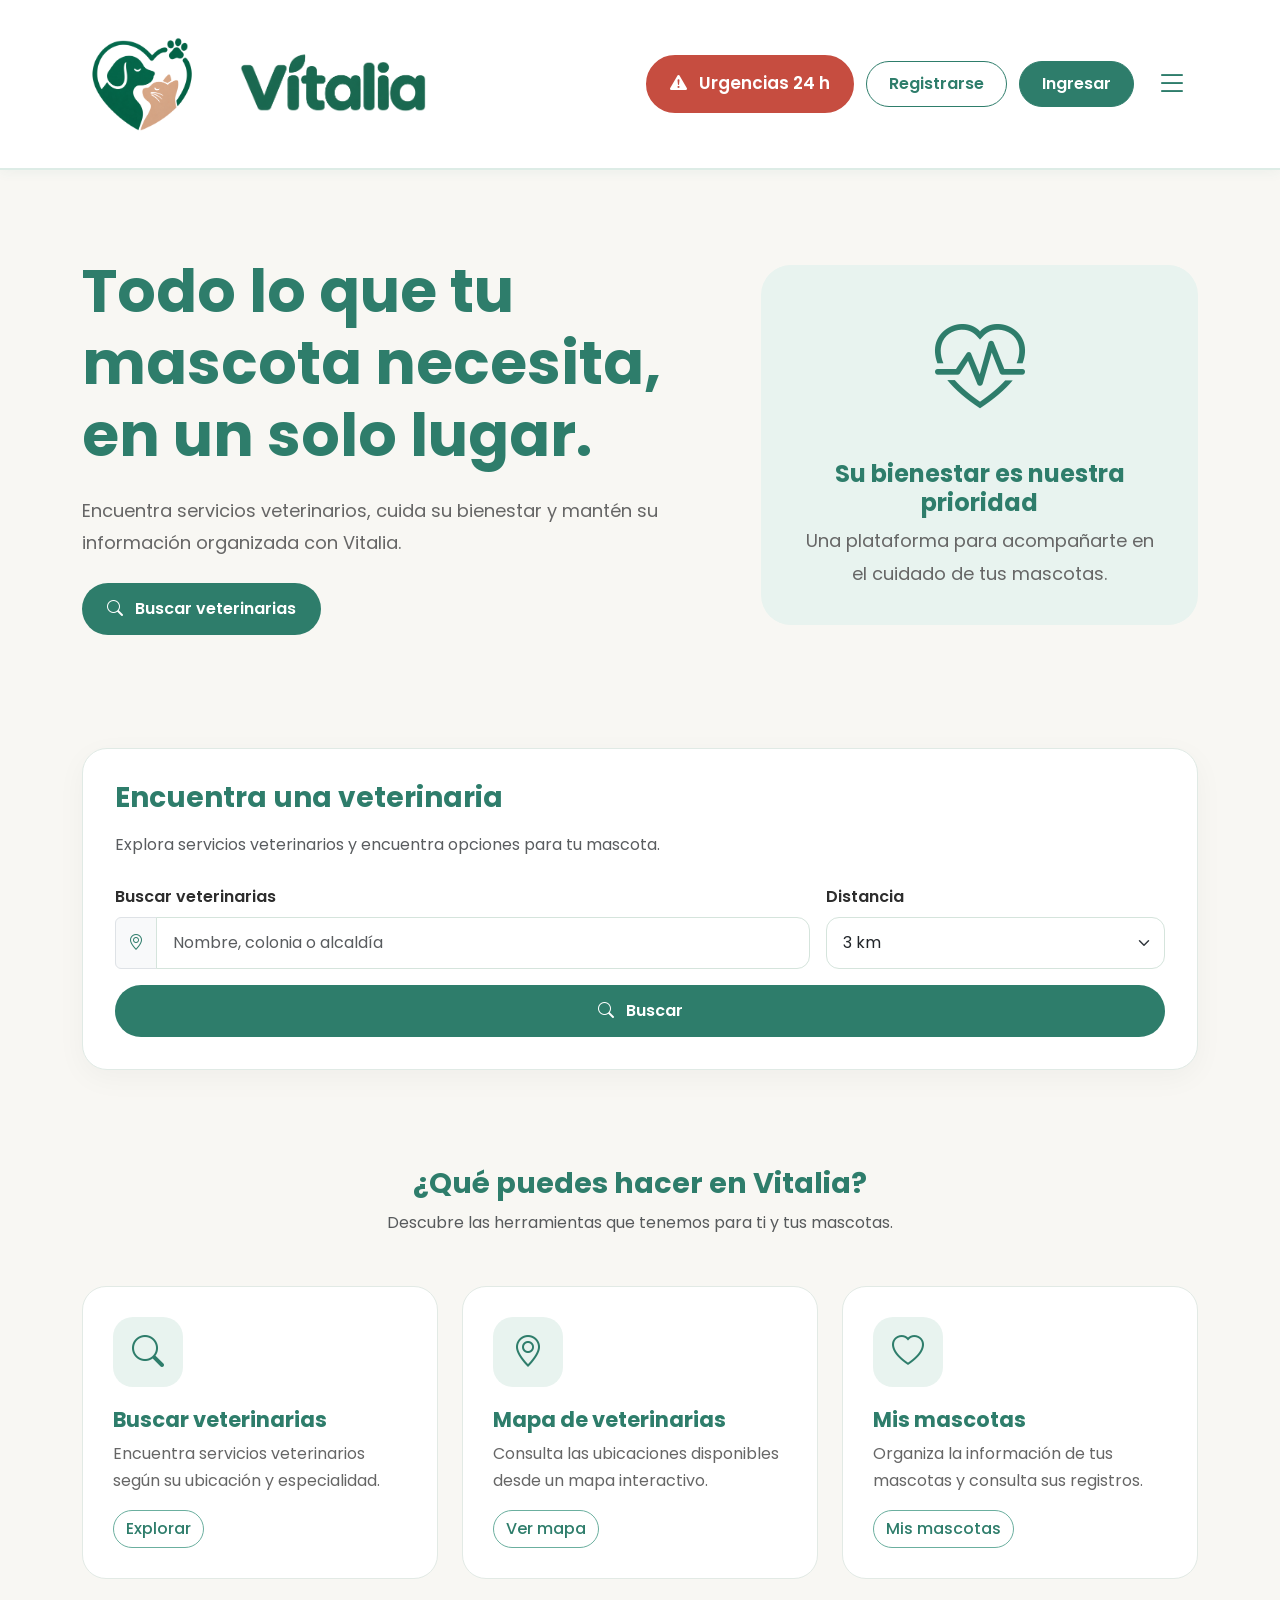
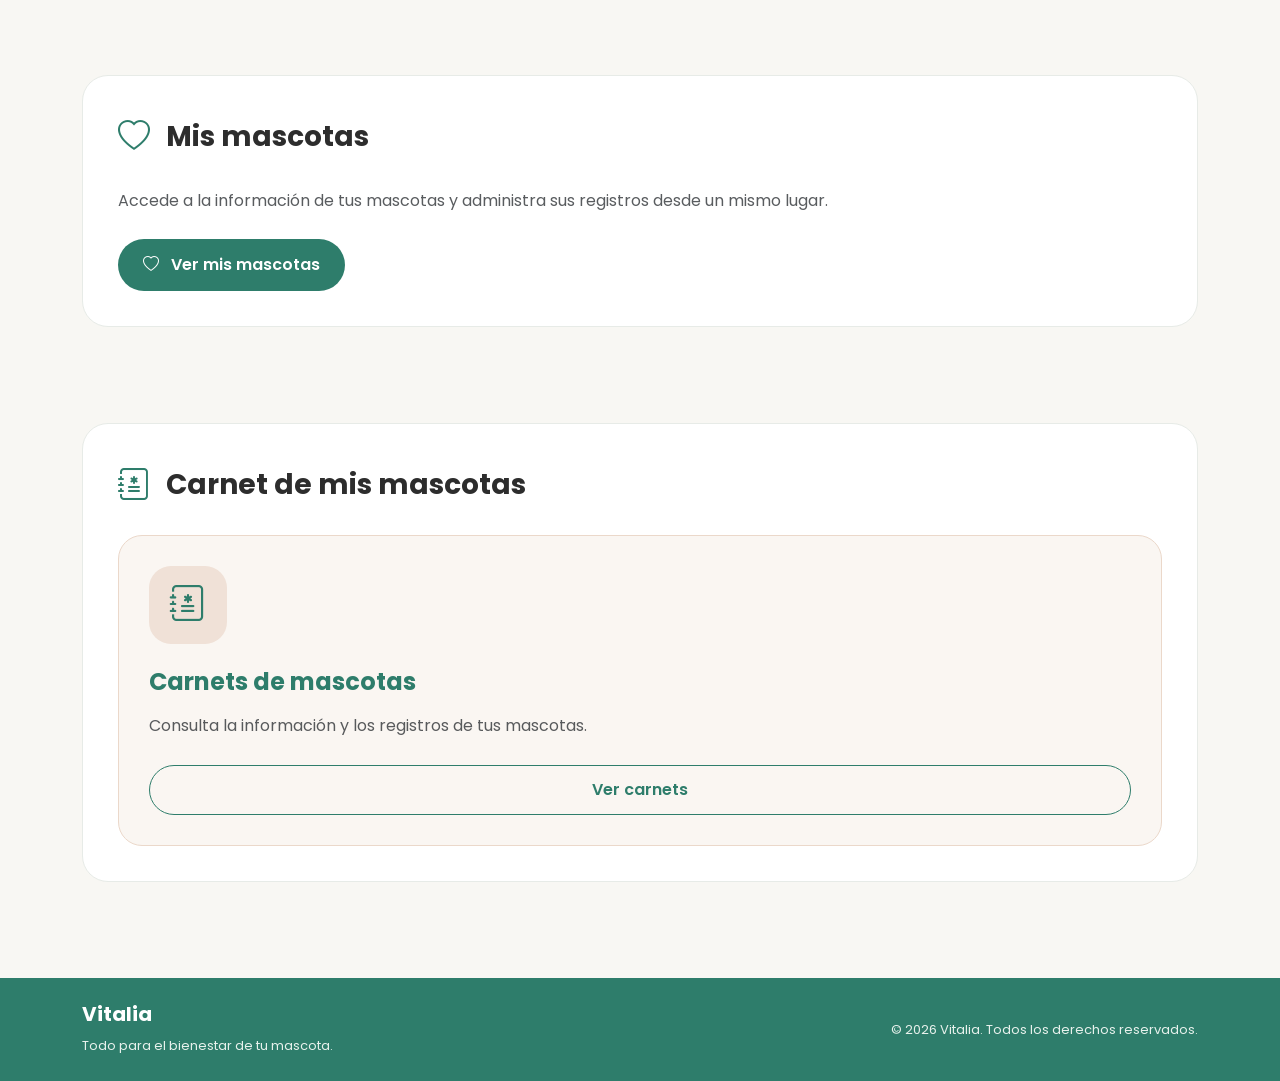
<file: frontend/index.html>
<!DOCTYPE html>
<html lang="es">

<head>
    <meta charset="UTF-8">
    <meta name="viewport"
          content="width=device-width, initial-scale=1.0">

    <title>Vitalia | Inicio</title>

    <!-- BOOTSTRAP -->
    <link
        href="https://cdn.jsdelivr.net/npm/bootstrap@5.3.3/dist/css/bootstrap.min.css"
        rel="stylesheet">

    <!-- BOOTSTRAP ICONS -->
    <link
        href="https://cdn.jsdelivr.net/npm/bootstrap-icons@1.11.3/font/bootstrap-icons.min.css"
        rel="stylesheet">

    <!-- POPPINS -->
    <link
        href="https://fonts.googleapis.com/css2?family=Poppins:wght@400;500;600;700&display=swap"
        rel="stylesheet">

    <!-- ESTILOS -->
    <link rel="stylesheet" href="css/styles.css">

    <style>
        :root {
            --verde: #2E7D6B;
            --menta: #6BAF9F;
            --crema: #F8F7F3;
            --beige: #D9B59F;
            --texto: #2D2D2D;
        }

        body {
            font-family: 'Poppins', sans-serif;
            background: var(--crema);
            color: var(--texto);
        }

        .auth-invitado[hidden],
        .auth-usuario[hidden] {
            display: none !important;
        }

        .navbar-vitalia {
            background: white;
            border-bottom: 1px solid #E2EBE6;
        }

        .acciones-navbar {
            display: flex;
            align-items: center;
            justify-content: flex-end;
            gap: 12px;
            flex-wrap: wrap;
        }

        .btn-vitalia {
            border-radius: 50px;
            padding: 10px 22px;
            font-weight: 600;
        }

        .btn-ingresar {
            background: var(--verde);
            color: white;
            border: 1px solid var(--verde);
        }

        .btn-ingresar:hover {
            background: #246656;
            color: white;
        }

        .btn-registrarse,
        .btn-cerrar-sesion {
            background: white;
            color: var(--verde);
            border: 1.5px solid var(--verde);
        }

        .btn-registrarse:hover,
        .btn-cerrar-sesion:hover {
            background: var(--verde);
            color: white;
        }

        .btn-menu-vitalia {
            color: var(--verde);
            padding: 5px 10px;
            flex-shrink: 0;
        }

        .btn-menu-vitalia:hover {
            color: #246656;
        }

        .hero-vitalia {
            padding: 85px 0 65px;
        }

        .hero-vitalia h1 {
            color: var(--verde);
            font-size: clamp(36px, 5vw, 60px);
            font-weight: 700;
            line-height: 1.2;
        }

        .hero-vitalia p {
            color: #666;
            font-size: 18px;
            line-height: 1.8;
        }

        .hero-ilustracion {
            background: #E8F3EF;
            border-radius: 30px;
            min-height: 300px;
            display: flex;
            flex-direction: column;
            align-items: center;
            justify-content: center;
            color: var(--verde);
            text-align: center;
            padding: 35px;
        }

        .hero-ilustracion i {
            font-size: 90px;
        }

        .buscador-home {
            background: white;
            padding: 32px;
            border: 1px solid #E0EAE5;
            border-radius: 25px;
            box-shadow: 0 8px 30px rgba(0,0,0,.04);
        }

        .buscador-home h2 {
            color: var(--verde);
            font-weight: 700;
        }

        .buscador-home label {
            font-weight: 600;
        }

        .buscador-home .form-control,
        .buscador-home .form-select {
            padding: 13px 16px;
            border-radius: 13px;
            border-color: #D5E4DC;
        }

        .btn-buscar-vitalia {
            background: var(--verde);
            color: white;
            border: none;
            border-radius: 50px;
            padding: 14px 25px;
            font-weight: 600;
        }

        .btn-buscar-vitalia:hover {
            background: #246656;
            color: white;
        }

        .titulo-seccion {
            color: var(--verde);
            font-weight: 700;
        }

        .tarjeta-vitalia {
            background: white;
            border: 1px solid #E2EAE5;
            border-radius: 24px;
            padding: 30px;
            height: 100%;
            transition: transform .2s ease;
        }

        .tarjeta-vitalia:hover {
            transform: translateY(-3px);
        }

        .icono-servicio {
            width: 70px;
            height: 70px;
            background: #E8F3EF;
            color: var(--verde);
            border-radius: 20px;
            display: flex;
            align-items: center;
            justify-content: center;
            font-size: 32px;
            margin-bottom: 20px;
        }

        .tarjeta-vitalia h3 {
            color: var(--verde);
            font-size: 21px;
            font-weight: 700;
        }

        .tarjeta-vitalia p {
            color: #666;
            line-height: 1.7;
        }

        .panel-mascotas {
            background: white;
            border-radius: 26px;
            padding: 35px;
            border: 1px solid #E7EBE7;
        }

        .tarjeta-carnet {
            background: #FAF6F2;
            border: 1px solid #EBD8CA;
            border-radius: 24px;
            padding: 30px;
        }

        .icono-carnet {
            background: #F0E1D7;
            color: var(--verde);
            width: 78px;
            height: 78px;
            border-radius: 22px;
            display: flex;
            align-items: center;
            justify-content: center;
            font-size: 36px;
        }

        .tarjeta-carnet h3 {
            color: var(--verde);
            font-weight: 700;
        }

        .btn-carnet {
            border: 1.5px solid var(--verde);
            color: var(--verde);
            border-radius: 50px;
            font-weight: 600;
            padding: 12px 20px;
        }

        .btn-carnet:hover {
            background: var(--verde);
            color: white;
        }

        .menu-vitalia .menu-enlace {
            display: flex;
            align-items: center;
            gap: 14px;
            padding: 13px 16px;
            color: var(--texto);
            text-decoration: none;
            border-radius: 12px;
            font-weight: 500;
        }

        .menu-vitalia .menu-enlace:hover {
            background: #E8F3EF;
            color: var(--verde);
        }

        .menu-vitalia .menu-enlace.active {
            color: var(--verde);
        }

        .menu-vitalia .menu-enlace.active .menu-texto {
            text-decoration: underline;
            text-underline-offset: 6px;
            text-decoration-thickness: 2px;
        }

        footer {
            background: var(--verde);
            color: white;
        }

        footer p {
            color: #E7F1EC;
        }

        @media (max-width: 768px) {

            .hero-vitalia {
                padding: 50px 0;
            }

            .acciones-navbar {
                gap: 7px;
            }

            .acciones-navbar .btn-vitalia {
                font-size: 12px;
                padding: 8px 11px;
            }

            .buscador-home,
            .panel-mascotas {
                padding: 22px;
            }

            .hero-ilustracion {
                min-height: 220px;
            }
        }
    </style>

</head>

<body>

    <!-- =====================================
         ENCABEZADO
    ====================================== -->

    <header class="navbar navbar-vitalia sticky-top">

        <div class="container py-3">

            <!-- LOGO -->

            <a href="index.html"
               class="navbar-brand d-flex align-items-center gap-3">

                <img
                    src="assets/img/logo-vitalia.png"
                    alt=""
                    class="logo-vitalia">

                <img
                    src="assets/img/nombre-vitalia.png"
                    alt="Vitalia"
                    class="nombre-vitalia">

            </a>

            <!-- BOTONES DEL ENCABEZADO -->

            <div class="acciones-navbar">

                <!-- URGENCIAS -->

                <a
                    href="buscar.html?urgencias=true"
                    class="btn btn-urgencias btn-vitalia">

                    <i class="bi bi-exclamation-triangle-fill me-2"></i>

                    Urgencias 24 h

                </a>

                <!-- REGISTRO -->

                <a
                    href="registro.html"
                    class="btn btn-registrarse btn-vitalia auth-invitado">

                    Registrarse

                </a>

                <!-- INICIAR SESIÓN -->

                <a
                    href="login.html"
                    class="btn btn-ingresar btn-vitalia auth-invitado">

                    Ingresar

                </a>

                <!-- CERRAR SESIÓN -->

                <button
                    type="button"
                    class="btn btn-cerrar-sesion btn-vitalia auth-usuario"
                    hidden>

                    <i class="bi bi-box-arrow-right me-2"></i>

                    Cerrar sesión

                </button>

                <!-- MENÚ DE HAMBURGUESA -->

                <button
                    class="btn btn-menu-vitalia border-0"
                    type="button"
                    data-bs-toggle="offcanvas"
                    data-bs-target="#menuVitalia"
                    aria-controls="menuVitalia"
                    aria-label="Abrir menú">

                    <i class="bi bi-list fs-2"></i>

                </button>

            </div>

        </div>

    </header>

    <!-- =====================================
         MENÚ LATERAL
    ====================================== -->

    <div
        class="offcanvas offcanvas-end"
        tabindex="-1"
        id="menuVitalia"
        aria-labelledby="tituloMenu">

        <div class="offcanvas-header">

            <h5 id="tituloMenu"
                class="offcanvas-title fw-bold">

                Menú Vitalia

            </h5>

            <button
                type="button"
                class="btn-close"
                data-bs-dismiss="offcanvas"
                aria-label="Cerrar menú">

            </button>

        </div>

        <div class="offcanvas-body">

            <nav class="nav flex-column menu-vitalia">

                <!-- INICIO -->

                <a href="index.html" class="menu-enlace">

                    <i class="bi bi-house-door"></i>

                    <span class="menu-texto">
                        Inicio
                    </span>

                </a>

                <!-- BUSCAR VETERINARIAS -->

                <a href="buscar.html" class="menu-enlace">

                    <i class="bi bi-search"></i>

                    <span class="menu-texto">
                        Buscar veterinarias
                    </span>

                </a>

                <!-- RESEÑAS -->

                <a href="servicios-resenas-fotografias.html"
                   class="menu-enlace">

                    <i class="bi bi-star"></i>

                    <span class="menu-texto">
                        Reseñas
                    </span>

                </a>

                <!-- COMUNIDAD -->

                <a href="comunidad.html" class="menu-enlace">

                    <i class="bi bi-people"></i>

                    <span class="menu-texto">
                        Comunidad
                    </span>

                </a>

                <!-- PARA NEGOCIOS -->

                <a href="negocios.html" class="menu-enlace">

                    <i class="bi bi-shop"></i>

                    <span class="menu-texto">
                        Para negocios
                    </span>

                </a>

                <hr>

                <!-- MI PERFIL -->

                <a href="mi-perfil.html" class="menu-enlace">

                    <i class="bi bi-person-circle"></i>

                    <span class="menu-texto">
                        Mi perfil
                    </span>

                </a>

                <!-- MIS MASCOTAS -->

                <a href="mis-mascotas.html" class="menu-enlace">

                    <i class="bi bi-heart"></i>

                    <span class="menu-texto">
                        Mis mascotas
                    </span>

                </a>

            </nav>

        </div>

    </div>

    <!-- =====================================
         CONTENIDO PRINCIPAL
    ====================================== -->

    <main>

        <!-- =====================================
             HERO
        ====================================== -->

        <section class="hero-vitalia">

            <div class="container">

                <div class="row align-items-center g-5">

                    <div class="col-lg-7">

                        <h1 class="mb-4">

                            Todo lo que tu mascota
                            necesita, en un solo lugar.

                        </h1>

                        <p class="mb-4">

                            Encuentra servicios veterinarios,
                            cuida su bienestar y mantén
                            su información organizada
                            con Vitalia.

                        </p>

                        <a href="buscar.html"
                           class="btn btn-buscar-vitalia">

                            <i class="bi bi-search me-2"></i>

                            Buscar veterinarias

                        </a>

                    </div>

                    <div class="col-lg-5">

                        <div class="hero-ilustracion">

                            <i class="bi bi-heart-pulse"></i>

                            <h2 class="h4 fw-bold mt-3">

                                Su bienestar es nuestra prioridad

                            </h2>

                            <p class="mb-0">

                                Una plataforma para acompañarte
                                en el cuidado de tus mascotas.

                            </p>

                        </div>

                    </div>

                </div>

            </div>

        </section>

        <!-- =====================================
             BUSCADOR
        ====================================== -->

        <section class="py-5">

            <div class="container">

                <div class="buscador-home">

                    <h2 class="h3 mb-3">

                        Encuentra una veterinaria

                    </h2>

                    <p class="text-muted mb-4">

                        Explora servicios veterinarios
                        y encuentra opciones para tu mascota.

                    </p>

                    <form
                        id="formBuscarHome"
                        action="buscar.html"
                        method="GET">

                        <div class="row g-3">

                            <!-- UBICACIÓN -->

                            <div class="col-lg-8">

                                <label
                                    for="ubicacionHome"
                                    class="form-label">

                                    Buscar veterinarias

                                </label>

                                <div class="input-group">

                                    <span class="input-group-text">

                                        <i class="bi bi-geo-alt"></i>

                                    </span>

                                    <input
                                        type="text"
                                        class="form-control"
                                        id="ubicacionHome"
                                        name="ubicacion"
                                        placeholder="Nombre, colonia o alcaldía">

                                </div>

                            </div>

                            <!-- DISTANCIA -->

                            <div class="col-lg-4">

                                <label
                                    for="radioHome"
                                    class="form-label">

                                    Distancia

                                </label>

                                <select
                                    id="radioHome"
                                    name="radio"
                                    class="form-select">

                                    <option value="3" selected>3 km</option>
                        <option value="5">
                                        5 km
                                    </option>

                                    <option value="10">
                                        10 km
                                    </option>

                                    <option value="20">
                                        20 km
                                    </option>

                                    <option value="50">
                                        50 km
                                    </option>

                                </select>

                            </div>

                            <!-- BOTÓN BUSCAR -->

                            <div class="col-12">

                                <button
                                    type="submit"
                                    class="btn btn-buscar-vitalia w-100">

                                    <i class="bi bi-search me-2"></i>

                                    Buscar

                                </button>

                            </div>

                        </div>

                    </form>

                </div>

            </div>

        </section>

        <!-- =====================================
             SERVICIOS
        ====================================== -->

        <section class="py-5">

            <div class="container">

                <div class="text-center mb-5">

                    <h2 class="titulo-seccion">

                        ¿Qué puedes hacer en Vitalia?

                    </h2>

                    <p class="text-muted">

                        Descubre las herramientas que tenemos
                        para ti y tus mascotas.

                    </p>

                </div>

                <div class="row g-4">

                    <!-- BUSCAR VETERINARIAS -->

                    <div class="col-md-4">

                        <div class="tarjeta-vitalia">

                            <div class="icono-servicio">

                                <i class="bi bi-search"></i>

                            </div>

                            <h3>

                                Buscar veterinarias

                            </h3>

                            <p>

                                Encuentra servicios veterinarios
                                según su ubicación y especialidad.

                            </p>

                            <a href="buscar.html"
                               class="btn btn-outline-success rounded-pill">

                                Explorar

                            </a>

                        </div>

                    </div>

                    <!-- MAPA -->

                    <div class="col-md-4">

                        <div class="tarjeta-vitalia">

                            <div class="icono-servicio">

                                <i class="bi bi-geo-alt"></i>

                            </div>

                            <h3>

                                Mapa de veterinarias

                            </h3>

                            <p>

                                Consulta las ubicaciones
                                disponibles desde un mapa
                                interactivo.

                            </p>

                            <a href="mapa.html"
                               class="btn btn-outline-success rounded-pill">

                                Ver mapa

                            </a>

                        </div>

                    </div>

                    <!-- MIS MASCOTAS -->

                    <div class="col-md-4">

                        <div class="tarjeta-vitalia">

                            <div class="icono-servicio">

                                <i class="bi bi-heart"></i>

                            </div>

                            <h3>

                                Mis mascotas

                            </h3>

                            <p>

                                Organiza la información
                                de tus mascotas y consulta
                                sus registros.

                            </p>

                            <a href="mis-mascotas.html"
                               class="btn btn-outline-success rounded-pill">

                                Mis mascotas

                            </a>

                        </div>

                    </div>

                </div>

            </div>

        </section>

        <!-- =====================================
             MIS MASCOTAS
        ====================================== -->

        <section class="py-5">

            <div class="container">

                <div class="panel-mascotas">

                    <div class="d-flex align-items-center gap-3 mb-4">

                        <i class="bi bi-heart fs-2"
                           style="color:#2E7D6B;"></i>

                        <h2 class="h3 fw-bold mb-0">

                            Mis mascotas

                        </h2>

                    </div>

                    <p class="text-muted mb-4">

                        Accede a la información de tus mascotas
                        y administra sus registros desde
                        un mismo lugar.

                    </p>

                    <a href="mis-mascotas.html"
                       class="btn btn-buscar-vitalia">

                        <i class="bi bi-heart me-2"></i>

                        Ver mis mascotas

                    </a>

                </div>

            </div>

        </section>

        <!-- =====================================
             CARNET DE MIS MASCOTAS
        ====================================== -->

        <section class="py-5">

            <div class="container">

                <div class="panel-mascotas">

                    <div class="d-flex align-items-center gap-3 mb-4">

                        <i class="bi bi-journal-medical fs-2"
                           style="color:#2E7D6B;"></i>

                        <h2 class="h3 fw-bold mb-0">

                            Carnet de mis mascotas

                        </h2>

                    </div>

                    <div class="tarjeta-carnet">

                        <div class="icono-carnet mb-4">

                            <i class="bi bi-journal-medical"></i>

                        </div>

                        <h3 class="h4 mb-3">

                            Carnets de mascotas

                        </h3>

                        <p class="text-muted mb-4">

                            Consulta la información y los
                            registros de tus mascotas.

                        </p>

                        <a href="mis-mascotas.html"
                           class="btn btn-carnet w-100">

                            Ver carnets

                        </a>

                    </div>

                </div>

            </div>

        </section>

    </main>

    <!-- =====================================
         FOOTER
    ====================================== -->

    <footer class="py-4 mt-5">

        <div class="container">

            <div class="row align-items-center g-3">

                <div class="col-md-6">

                    <h3 class="h5 fw-bold">

                        Vitalia

                    </h3>

                    <p class="mb-0">

                        Todo para el bienestar de tu mascota.

                    </p>

                </div>

                <div class="col-md-6 text-md-end">

                    <p class="mb-0">

                        &copy; 2026 Vitalia.
                        Todos los derechos reservados.

                    </p>

                </div>

            </div>

        </div>

    </footer>

    <!-- =====================================
         JAVASCRIPT
    ====================================== -->

    <!-- BOOTSTRAP -->

    <script src="https://cdn.jsdelivr.net/npm/bootstrap@5.3.3/dist/js/bootstrap.bundle.min.js"></script>

    <!-- FUNCIONES DEL HOME -->

    <script src="js/home.js"></script>

    <!-- MENÚ DE HAMBURGUESA -->

    <script src="js/menu.js"></script>

    <!-- AUTENTICACIÓN -->

    <script src="js/auth.js"></script>

</body>

</html>
</file>
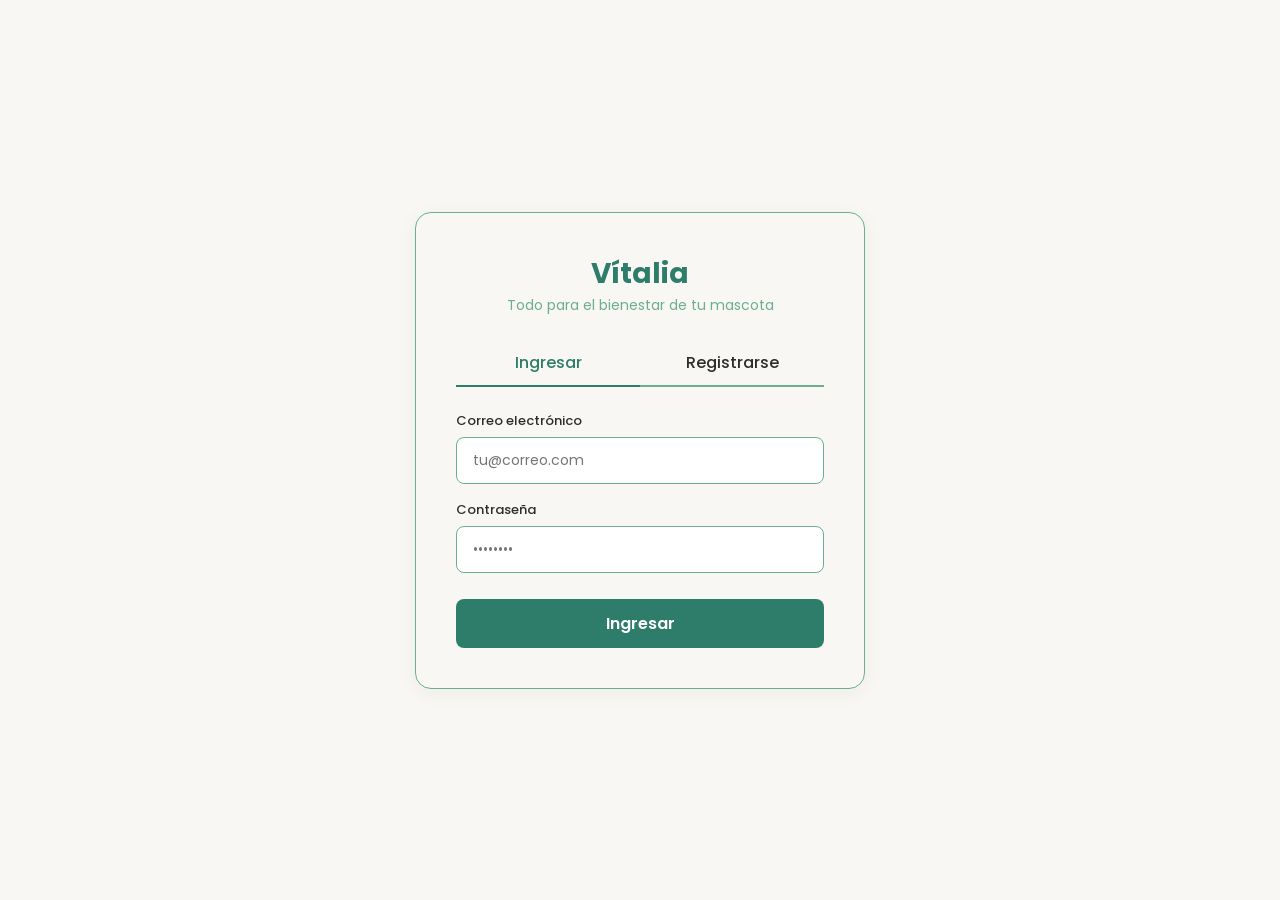
<file: login.html>
<!DOCTYPE html>
<html lang="es">
<head>
    <meta charset="UTF-8">
    <meta name="viewport" content="width=device-width, initial-scale=1.0">
    <title>Vítalia - Ingresar y Registrarse</title>
    <link href="https://fonts.googleapis.com/css2?family=Poppins:wght@300;400;500;600;700&display=swap" rel="stylesheet">
    <style>
        * {
            margin: 0;
            padding: 0;
            box-sizing: border-box;
            font-family: 'Poppins', sans-serif;
        }
        body {
            background-color: #F8F7F3;
            color: #2D2D2D;
            display: flex;
            justify-content: center;
            align-items: center;
            min-height: 100vh;
        }
        .container {
            background: #F8F7F3;
            padding: 40px;
            border-radius: 16px;
            border: 1px solid #6BAF8F;
            box-shadow: 0 4px 20px rgba(45, 45, 45, 0.05);
            width: 100%;
            max-width: 450px;
        }
        .logo-area {
            text-align: center;
            margin-bottom: 24px;
        }
        .logo-area h1 {
            color: #2E7D6B;
            font-size: 28px;
            font-weight: 700;
        }
        .logo-area p {
            color: #6BAF8F;
            font-size: 14px;
        }
        .tabs {
            display: flex;
            margin-bottom: 24px;
            border-bottom: 2px solid #6BAF8F;
        }
        .tab {
            flex: 1;
            text-align: center;
            padding: 10px;
            cursor: pointer;
            font-weight: 500;
            color: #2D2D2D;
            transition: 0.3s;
        }
        .tab.active {
            color: #2E7D6B;
            border-bottom: 2px solid #2E7D6B;
            margin-bottom: -2px;
        }
        .form-group {
            margin-bottom: 16px;
        }
        .form-group label {
            display: block;
            font-size: 13px;
            margin-bottom: 6px;
            font-weight: 500;
            color: #2D2D2D;
        }
        .form-group input, .form-group select {
            width: 100%;
            padding: 12px 16px;
            background-color: #FFFFFF;
            border: 1px solid #6BAF8F;
            border-radius: 8px;
            font-size: 14px;
            outline: none;
            color: #2D2D2D;
            transition: 0.3s;
        }
        .form-group input:focus, .form-group select:focus {
            border-color: #2E7D6B;
            box-shadow: 0 0 0 3px rgba(107, 175, 143, 0.2);
        }
        .btn {
            width: 100%;
            padding: 12px;
            background-color: #2E7D6B;
            color: #FFFFFF;
            border: none;
            border-radius: 8px;
            font-size: 16px;
            font-weight: 600;
            cursor: pointer;
            transition: 0.3s;
            margin-top: 10px;
        }
        .btn:hover {
            background-color: #6BAF8F;
            color: #2D2D2D;
        }
        .btn-accent {
            background-color: #D9859F;
            color: #FFFFFF;
        }
        .btn-accent:hover {
            background-color: #2E7D6B;
        }
        .form-section {
            display: none;
        }
        .form-section.active {
            display: block;
        }
        .alert-error {
            background-color: #F8F7F3;
            border: 1px solid #D9859F;
            color: #2D2D2D;
            padding: 10px;
            border-radius: 6px;
            font-size: 12px;
            margin-bottom: 15px;
            display: none;
        }
        .helper-text {
            font-size: 11px;
            color: #2D2D2D;
            opacity: 0.8;
            margin-top: 4px;
        }
    </style>
</head>
<body>

    <div class="container">
        <div class="logo-area">
            <h1>Vítalia</h1>
            <p>Todo para el bienestar de tu mascota</p>
        </div>

        <div class="tabs">
            <div class="tab active" onclick="switchTab('login')">Ingresar</div>
            <div class="tab" onclick="switchTab('register')">Registrarse</div>
        </div>

        <!-- 1. INICIAR SESIÓN (POST /auth/login) -->
        <div id="login-section" class="form-section active">
            <div id="login-error" class="alert-error"></div>
            <form id="form-login" onsubmit="handleLogin(event)">
                <div class="form-group">
                    <label>Correo electrónico</label>
                    <input type="email" id="login-email" placeholder="tu@correo.com" required>
                </div>
                <div class="form-group">
                    <label>Contraseña</label>
                    <input type="password" id="login-password" placeholder="••••••••" required>
                </div>
                <button type="submit" id="btn-login" class="btn">Ingresar</button>
            </form>
        </div>

        <!-- 2. REGISTRARSE (POST /auth/registro) -->
        <div id="register-section" class="form-section">
            <div id="register-error" class="alert-error"></div>
            <form id="form-register" onsubmit="handleRegister(event)">
                <div class="form-group">
                    <label>Nombre completo o de la Clínica</label>
                    <input type="text" id="reg-name" placeholder="Tu nombre" required>
                </div>
                <div class="form-group">
                    <label>Tipo de Usuario (Rol)</label>
                    <select id="reg-role" required>
                        <option value="" disabled selected>Selecciona tu rol</option>
                        <option value="dueno">Dueño de mascota</option>
                        <option value="clinica">Clínica veterinaria</option>
                    </select>
                </div>
                <div class="form-group">
                    <label>Correo electrónico</label>
                    <input type="email" id="reg-email" placeholder="tu@correo.com" required>
                </div>
                <div class="form-group">
                    <label>Contraseña</label>
                    <input type="password" id="reg-password" placeholder="••••••••" required>
                    <div class="helper-text">Mínimo 6 caracteres, una mayúscula y un número.</div>
                </div>
                <button type="submit" id="btn-register" class="btn btn-accent">Registrarse</button>
            </form>
        </div>
    </div>

    <script>
        function switchTab(tabName) {
            const loginSection = document.getElementById('login-section');
            const registerSection = document.getElementById('register-section');
            const tabs = document.querySelectorAll('.tab');

            tabs.forEach(t => t.classList.remove('active'));
            document.querySelectorAll('.alert-error').forEach(e => e.style.display = 'none');

            if (tabName === 'login') {
                loginSection.classList.add('active');
                registerSection.classList.remove('active');
                tabs[0].classList.add('active');
            } else {
                registerSection.classList.add('active');
                loginSection.classList.remove('active');
                tabs[1].classList.add('active');
            }
        }

        async function handleLogin(event) {
            event.preventDefault();
            const email = document.getElementById('login-email').value;
            const password = document.getElementById('login-password').value;
            const errorBox = document.getElementById('login-error');
            const btn = document.getElementById('btn-login');

            errorBox.style.display = 'none';
            btn.innerText = 'Validando...';
            btn.disabled = true;

            try {
                await new Promise(resolve => setTimeout(resolve, 1000));
                
                const mockResponse = {
                    success: true,
                    token: "eyJhbGciOiJIUzI1NiIsIn...", 
                    role: email.includes("clinica") ? "clinica" : "dueno"
                };

                localStorage.setItem('token', mockResponse.token);
                localStorage.setItem('userRole', mockResponse.role);

                if (mockResponse.role === 'dueno') {
                    window.location.href = 'carnet.html';
                } else {
                    alert('Bienvenido módulo Clínica. Redirigiendo a panel de veterinaria...');
                }

            } catch (error) {
                errorBox.innerText = 'Credenciales incorrectas o error de conexión con el servidor.';
                errorBox.style.display = 'block';
                btn.innerText = 'Ingresar';
                btn.disabled = false;
            }
        }

        async function handleRegister(event) {
            event.preventDefault();
            const name = document.getElementById('reg-name').value;
            const role = document.getElementById('reg-role').value;
            const email = document.getElementById('reg-email').value;
            const password = document.getElementById('reg-password').value;
            const errorBox = document.getElementById('register-error');
            const btn = document.getElementById('btn-register');

            errorBox.style.display = 'none';

            const passwordRegex = /^(?=.*[A-Z])(?=.*\d).{6,}$/;
            if (!passwordRegex.test(password)) {
                errorBox.innerText = 'La contraseña debe tener al menos 6 caracteres, una letra mayúscula y un número.';
                errorBox.style.display = 'block';
                return;
            }

            btn.innerText = 'Registrando...';
            btn.disabled = true;

            try {
                await new Promise(resolve => setTimeout(resolve, 1000));

                alert('¡Registro exitoso! Ahora puedes iniciar sesión.');
                switchTab('login');
                document.getElementById('form-register').reset();
            } catch (error) {
                errorBox.innerText = 'No se pudo completar el registro. Intenta de nuevo.';
                errorBox.style.display = 'block';
            } finally {
                btn.innerText = 'Registrarse';
                btn.disabled = false;
            }
        }
    </script>
</body>
</html>
</file>
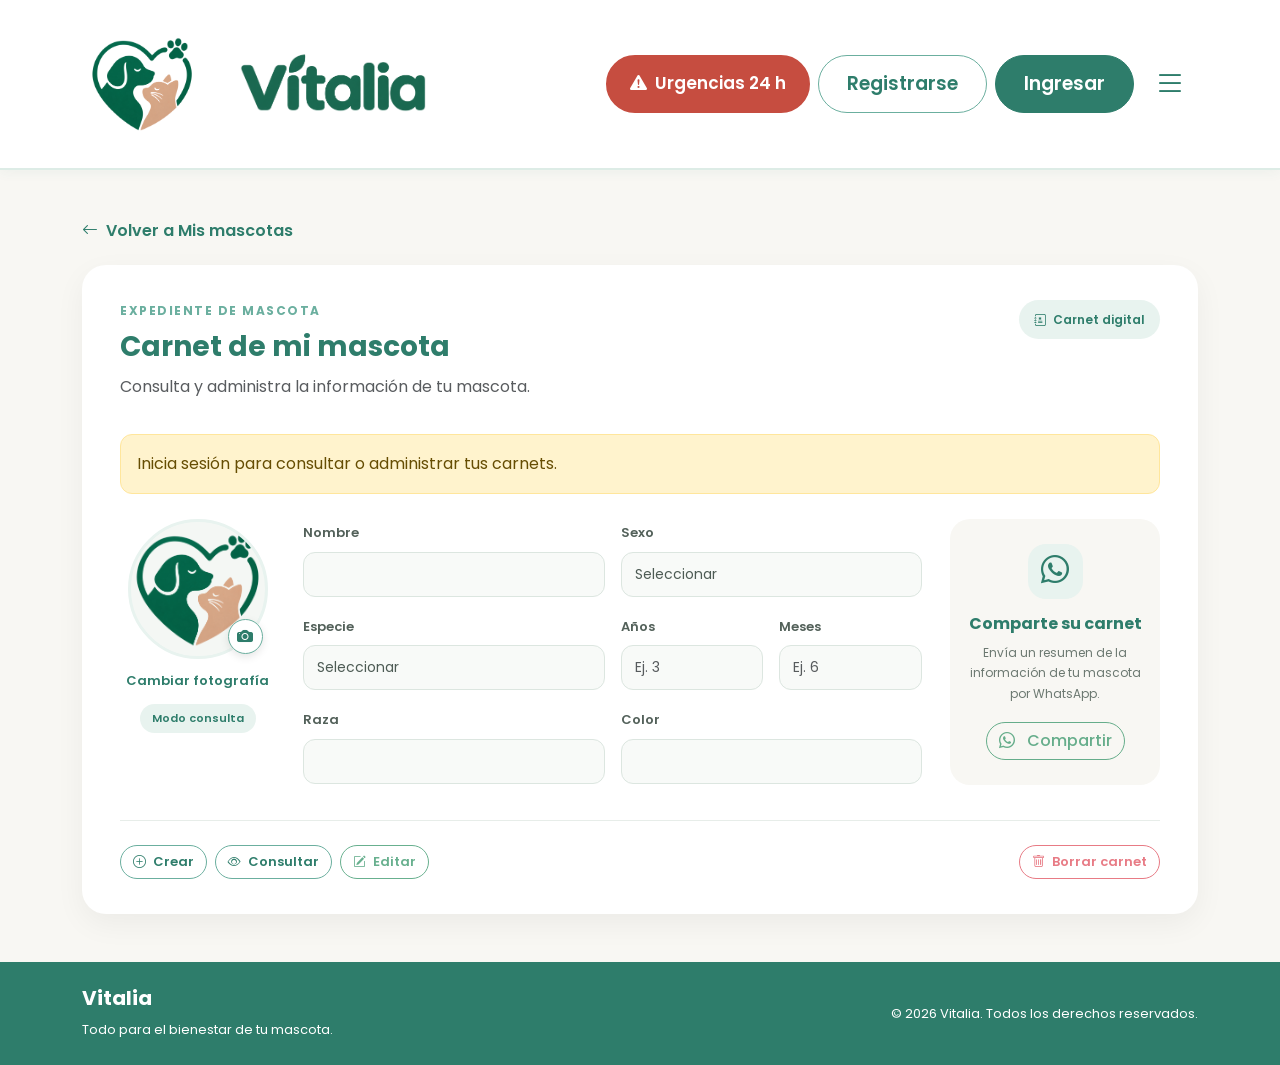
<file: frontend/carnet.html>
<!DOCTYPE html>
<html lang="es">
<head>
    <meta charset="UTF-8">
    <meta name="viewport"
          content="width=device-width, initial-scale=1.0">

    <title>Vitalia | Carnet de mi mascota</title>

    <!-- BOOTSTRAP -->
    <link
        href="https://cdn.jsdelivr.net/npm/bootstrap@5.3.3/dist/css/bootstrap.min.css"
        rel="stylesheet">

    <!-- FUENTE POPPINS -->
    <link
        href="https://fonts.googleapis.com/css2?family=Poppins:wght@400;500;600;700&display=swap"
        rel="stylesheet">

    <!-- ICONOS -->
    <link
        href="https://cdn.jsdelivr.net/npm/bootstrap-icons@1.11.3/font/bootstrap-icons.min.css"
        rel="stylesheet">

    <!-- ESTILOS VITALIA -->
    <link rel="stylesheet" href="css/styles.css">
    <link rel="stylesheet" href="css/carnet.css">
</head>

<body>

    <!-- =====================================
         ENCABEZADO
    ===================================== -->

    <header class="navbar bg-white border-bottom sticky-top">
        <div class="container py-3">

            <a
                class="navbar-brand d-flex align-items-center gap-3"
                href="index.html">

                <img
                    src="assets/img/logo-vitalia.png"
                    alt=""
                    class="logo-vitalia">

                <img
                    src="assets/img/nombre-vitalia.png"
                    alt="Vitalia"
                    class="nombre-vitalia">
            </a>

            <div class="d-flex align-items-center gap-2">

                <!-- URGENCIAS -->
                <a
                    href="buscar.html?urgencias=true"
                    class="btn btn-urgencias rounded-pill">

                    <i class="bi bi-exclamation-triangle-fill me-1"></i>
                    Urgencias 24 h
                </a>

                <!-- REGISTRARSE -->
                <a
                    href="login.html?tab=registro"
                    class="btn btn-outline-success rounded-pill auth-invitado">

                    Registrarse
                </a>

                <!-- INICIAR SESIÓN -->
                <a
                    href="login.html"
                    class="btn btn-success rounded-pill auth-invitado">

                    Ingresar
                </a>

                <!-- CERRAR SESIÓN -->
                <button
                    type="button"
                    class="btn btn-outline-success rounded-pill btn-cerrar-sesion auth-usuario"
                    hidden>

                    <i class="bi bi-box-arrow-right me-1"></i>
                    Cerrar sesión
                </button>

                <!-- MENÚ -->
                <button
                    class="btn border-0"
                    type="button"
                    data-bs-toggle="offcanvas"
                    data-bs-target="#menuVitalia"
                    aria-controls="menuVitalia"
                    aria-label="Abrir menú">

                    <i class="bi bi-list fs-2"></i>
                </button>

            </div>
        </div>
    </header>

    <!-- =====================================
         MENÚ LATERAL
    ===================================== -->

    <div
        class="offcanvas offcanvas-end"
        tabindex="-1"
        id="menuVitalia"
        aria-labelledby="tituloMenu">

        <div class="offcanvas-header">

            <h5
                id="tituloMenu"
                class="offcanvas-title fw-bold">

                Menú Vitalia
            </h5>

            <button
                type="button"
                class="btn-close"
                data-bs-dismiss="offcanvas"
                aria-label="Cerrar menú">
            </button>

        </div>

        <div class="offcanvas-body">

            <nav class="nav flex-column menu-vitalia">

                <!-- INICIO -->
                <a
                    href="index.html"
                    class="menu-enlace">

                    <i class="bi bi-house-door"></i>
                    <span class="menu-texto">Inicio</span>
                </a>

                <!-- BUSCAR VETERINARIAS -->
                <a
                    href="buscar.html"
                    class="menu-enlace">

                    <i class="bi bi-search"></i>
                    <span class="menu-texto">
                        Buscar veterinarias
                    </span>
                </a>

                <!-- COMUNIDAD -->
                <a
                    href="comunidad.html"
                    class="menu-enlace">

                    <i class="bi bi-people"></i>
                    <span class="menu-texto">
                        Comunidad
                    </span>
                </a>

                <!-- NEGOCIOS -->
                <a
                    href="negocios.html"
                    class="menu-enlace">

                    <i class="bi bi-building"></i>
                    <span class="menu-texto">
                        Para negocios
                    </span>
                </a>

                <hr>

                <!-- MI PERFIL -->
                <a
                    href="mi-perfil.html"
                    class="menu-enlace">

                    <i class="bi bi-person-circle"></i>
                    <span class="menu-texto">
                        Mi perfil
                    </span>
                </a>

                <!-- MIS MASCOTAS -->
                <a
                    href="mis-mascotas.html"
                    class="menu-enlace active"
                    aria-current="page">

                    <i class="bi bi-heart"></i>
                    <span class="menu-texto">
                        Mis mascotas
                    </span>
                </a>

            </nav>

        </div>
    </div>

    <!-- =====================================
         CONTENIDO PRINCIPAL
    ===================================== -->

    <main class="container py-5 carnet-main">

        <!-- VOLVER -->
        <a
            href="mis-mascotas.html"
            class="carnet-volver">

            <i class="bi bi-arrow-left me-2"></i>
            Volver a Mis mascotas
        </a>

        <!-- =================================
             TARJETA DEL CARNET
        ================================= -->

        <div class="carnet-card">

            <!-- ENCABEZADO DEL CARNET -->
            <div class="carnet-encabezado">

                <div>

                    <p class="carnet-etiqueta">
                        EXPEDIENTE DE MASCOTA
                    </p>

                    <h1 id="tituloCarnet">
                        Carnet de mi mascota
                    </h1>

                    <p class="text-muted mb-0">
                        Consulta y administra la información
                        de tu mascota.
                    </p>

                </div>

                <span class="carnet-insignia">

                    <i class="bi bi-journal-medical me-1"></i>
                    Carnet digital

                </span>

            </div>

            <!-- MENSAJES -->
            <div
                id="mensajeCarnet"
                class="alert"
                role="status"
                aria-live="polite"
                hidden>
            </div>

            <!-- =================================
                 CONTENIDO DEL CARNET
            ================================= -->

            <div class="carnet-contenido">

                <!-- =================================
                     FOTO DE LA MASCOTA
                ================================= -->

                <div class="carnet-foto-columna">

                    <div class="carnet-foto-contenedor">

                        <img
                            id="fotoMascota"
                            src="assets/img/logo-vitalia.png"
                            alt="Fotografía de la mascota">

                        <label
                            for="inputFotoMascota"
                            class="carnet-cambiar-foto"
                            title="Cambiar fotografía">

                            <i class="bi bi-camera-fill"></i>
                        </label>

                    </div>

                    <input
                        type="file"
                        id="inputFotoMascota"
                        accept="image/*"
                        hidden>

                    <label
                        for="inputFotoMascota"
                        class="carnet-enlace-foto">

                        Cambiar fotografía
                    </label>

                    <span
                        id="estadoCarnet"
                        class="carnet-estado">

                        Modo consulta
                    </span>

                </div>

                <!-- =================================
                     FORMULARIO DEL CARNET
                ================================= -->

                <form
                    id="formCarnet"
                    class="carnet-formulario">

                    <div class="row g-3">

                        <!-- NOMBRE -->
                        <div class="col-md-6">

                            <label
                                for="mascotaNombre"
                                class="form-label">

                                Nombre
                            </label>

                            <input
                                type="text"
                                id="mascotaNombre"
                                class="form-control"
                                maxlength="50"
                                required>

                        </div>

                        <!-- SEXO -->
                        <div class="col-md-6">

                            <label
                                for="mascotaSexo"
                                class="form-label">

                                Sexo
                            </label>

                            <select
                                id="mascotaSexo"
                                class="form-select"
                                required>

                                <option value="">
                                    Seleccionar
                                </option>

                                <option value="hembra">
                                    Hembra
                                </option>

                                <option value="macho">
                                    Macho
                                </option>

                            </select>

                        </div>

                        <!-- ESPECIE -->
                        <div class="col-md-6">

                            <label
                                for="mascotaEspecie"
                                class="form-label">

                                Especie
                            </label>

                            <select
                                id="mascotaEspecie"
                                class="form-select"
                                required>

                                <option value="">
                                    Seleccionar
                                </option>

                                <option value="perro">
                                    Perro
                                </option>

                                <option value="gato">
                                    Gato
                                </option>

                                <option value="ave">
                                    Ave
                                </option>

                                <option value="conejo">
                                    Conejo
                                </option>

                                <option value="reptil">
                                    Reptil
                                </option>

                                <option value="otro">
                                    Otro
                                </option>

                            </select>

                        </div>

                        <!-- EDAD EN AÑOS -->
                        <div class="col-md-3">

                            <label
                                for="mascotaEdadAnios"
                                class="form-label">

                                Años
                            </label>

                            <input
                                type="number"
                                id="mascotaEdadAnios"
                                class="form-control"
                                min="0"
                                max="40"
                                step="1"
                                placeholder="Ej. 3">

                        </div>

                        <!-- EDAD EN MESES -->
                        <div class="col-md-3">

                            <label
                                for="mascotaEdadMeses"
                                class="form-label">

                                Meses
                            </label>

                            <input
                                type="number"
                                id="mascotaEdadMeses"
                                class="form-control"
                                min="0"
                                max="11"
                                step="1"
                                placeholder="Ej. 6">

                        </div>

                        <!-- RAZA -->
                        <div class="col-md-6">

                            <label
                                for="mascotaRaza"
                                class="form-label">

                                Raza
                            </label>

                            <input
                                type="text"
                                id="mascotaRaza"
                                class="form-control"
                                maxlength="60">

                        </div>

                        <!-- COLOR -->
                        <div class="col-md-6">

                            <label
                                for="mascotaColor"
                                class="form-label">

                                Color
                            </label>

                            <input
                                type="text"
                                id="mascotaColor"
                                class="form-control"
                                maxlength="40">

                        </div>

                    </div>

                    <!-- GUARDAR -->
                    <button
                        type="submit"
                        id="btnGuardarCarnet"
                        class="btn btn-success rounded-pill px-4 mt-4"
                        hidden>

                        <i class="bi bi-check-circle me-2"></i>
                        Guardar carnet
                    </button>

                </form>

                <!-- =================================
                     COMPARTIR POR WHATSAPP
                ================================= -->

                <aside class="carnet-whatsapp">

                    <div class="carnet-whatsapp-icono">

                        <i class="bi bi-whatsapp"></i>

                    </div>

                    <h2>
                        Comparte su carnet
                    </h2>

                    <p>
                        Envía un resumen de la información
                        de tu mascota por WhatsApp.
                    </p>

                    <button
                        type="button"
                        id="btnCompartirCarnet"
                        class="btn btn-outline-success rounded-pill">

                        <i class="bi bi-whatsapp me-2"></i>
                        Compartir
                    </button>

                </aside>

            </div>

            <!-- =================================
                 ACCIONES DEL CARNET
            ================================= -->

            <div class="carnet-acciones">

                <div class="d-flex flex-wrap gap-2">

                    <!-- CREAR -->
                    <button
                        type="button"
                        id="btnCrearCarnet"
                        class="btn btn-outline-success rounded-pill">

                        <i class="bi bi-plus-circle me-1"></i>
                        Crear
                    </button>

                    <!-- CONSULTAR -->
                    <button
                        type="button"
                        id="btnConsultarCarnet"
                        class="btn btn-outline-success rounded-pill">

                        <i class="bi bi-eye me-1"></i>
                        Consultar
                    </button>

                    <!-- EDITAR -->
                    <button
                        type="button"
                        id="btnEditarCarnet"
                        class="btn btn-outline-success rounded-pill">

                        <i class="bi bi-pencil-square me-1"></i>
                        Editar
                    </button>

                </div>

                <!-- BORRAR -->
                <button
                    type="button"
                    id="btnBorrarCarnet"
                    class="btn btn-outline-danger rounded-pill">

                    <i class="bi bi-trash me-1"></i>
                    Borrar carnet
                </button>

            </div>

        </div>

    </main>

    <!-- =====================================
         FOOTER
    ===================================== -->

    <footer class="py-4">

        <div class="container">

            <div class="row align-items-center g-3">

                <div class="col-md-6">

                    <h3 class="h5 fw-bold text-white">
                        Vitalia
                    </h3>

                    <p class="mb-0">
                        Todo para el bienestar de tu mascota.
                    </p>

                </div>

                <div class="col-md-6 text-md-end">

                    <p class="mb-0">
                        &copy; 2026 Vitalia.
                        Todos los derechos reservados.
                    </p>

                </div>

            </div>

        </div>

    </footer>

    <!-- =====================================
         SCRIPTS
    ===================================== -->

    <!-- BOOTSTRAP -->
    <script src="https://cdn.jsdelivr.net/npm/bootstrap@5.3.3/dist/js/bootstrap.bundle.min.js"></script>

    <!-- API FASTAPI -->
    <script src="js/api.js"></script>

    <!-- AUTENTICACIÓN -->
    <script src="js/auth.js"></script>

    <!-- CARNET -->
    <script src="js/carnet.js"></script>

    <!-- MENÚ -->
    <script src="js/menu.js"></script>

</body>
</html>
</file>
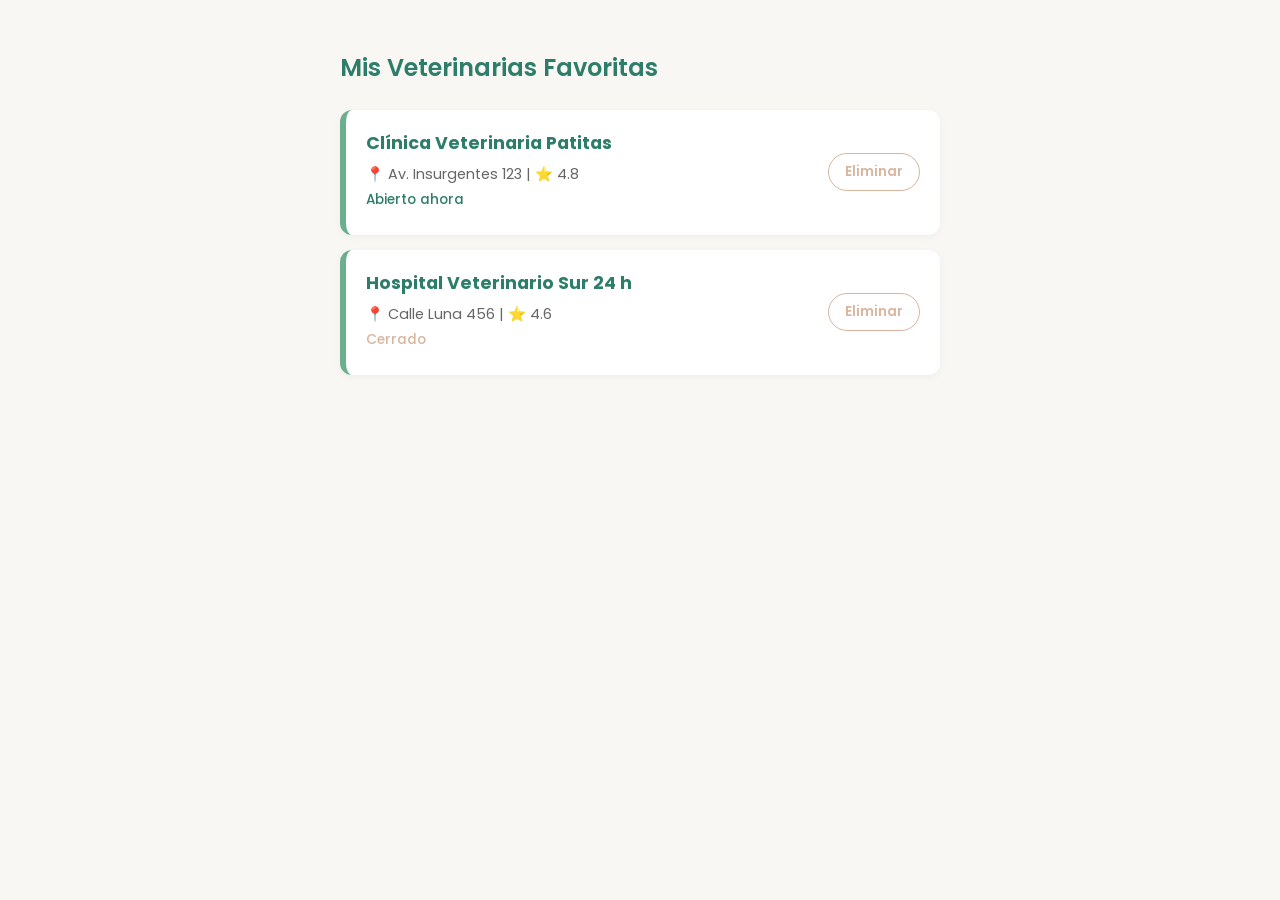
<file: frontend/favoritos.html>
<!DOCTYPE html>
<html lang="es">
<head>
    <meta charset="UTF-8">
    <meta name="viewport" content="width=device-width, initial-scale=1.0">
    <title>Mis Favoritos</title>
    <style>
        @import url('https://fonts.googleapis.com/css2?family=Poppins:wght@400;500;600;700&display=swap');
        body { font-family: 'Poppins', sans-serif; background-color: #F8F7F3; color: #2D2D2D; margin: 0; padding: 30px 20px; }
        .container { max-width: 600px; margin: 0 auto; }
        h2 { color: #2E7D6B; margin-bottom: 25px; font-weight: 600; }
        .favorite-card {
            background: white; padding: 20px; border-radius: 12px; margin-bottom: 15px;
            display: flex; justify-content: space-between; align-items: center;
            box-shadow: 0 2px 8px rgba(0,0,0,0.04); border-left: 6px solid #6BAF8F;
            transition: all 0.3s ease;
        }
        .info h3 { margin: 0 0 8px 0; color: #2E7D6B; font-size: 1.1em; }
        .info p { margin: 0 0 5px 0; color: #666; font-size: 0.9em; }
        .btn-remove {
            background-color: white; color: #D9B59F; border: 1px solid #D9B59F; padding: 8px 16px;
            border-radius: 20px; cursor: pointer; font-weight: 600; font-family: 'Poppins', sans-serif;
        }
        .btn-remove:hover { background-color: #D9B59F; color: white; }
        .empty-message { text-align: center; color: #666; margin-top: 40px; display: none; }
        .btn-restaurar { display: block; margin: 20px auto; background: #6BAF8F; color: white; border: none; padding: 10px 20px; border-radius: 20px; cursor: pointer; font-family: 'Poppins', sans-serif;}
    </style>
</head>
<body>
    <div class="container">
        <h2>Mis Veterinarias Favoritas</h2>
        <div id="lista-favoritos"></div>
        <p class="empty-message" id="mensaje-vacio">Ya no tienes veterinarias en tus favoritos.</p>
        <button class="btn-restaurar" id="btn-restaurar" style="display:none;">Restaurar lista de prueba</button>
    </div>

    <script>
        const datosIniciales = [
            { id: 1, nombre: "Clínica Veterinaria Patitas", dir: "📍 Av. Insurgentes 123 | ⭐ 4.8", estado: "Abierto ahora", color: "#2E7D6B" },
            { id: 2, nombre: "Hospital Veterinario Sur 24 h", dir: "📍 Calle Luna 456 | ⭐ 4.6", estado: "Cerrado", color: "#D9B59F" }
        ];

        function cargarFavoritos() {
            let favoritos = JSON.parse(localStorage.getItem('vitalia_favs'));
            if (!favoritos) { favoritos = datosIniciales; localStorage.setItem('vitalia_favs', JSON.stringify(favoritos)); }
            
            const contenedor = document.getElementById('lista-favoritos');
            contenedor.innerHTML = '';
            
            if (favoritos.length === 0) {
                document.getElementById('mensaje-vacio').style.display = 'block';
                document.getElementById('btn-restaurar').style.display = 'block';
            } else {
                document.getElementById('mensaje-vacio').style.display = 'none';
                document.getElementById('btn-restaurar').style.display = 'none';
                
                favoritos.forEach(fav => {
                    const card = document.createElement('div');
                    card.className = 'favorite-card';
                    card.innerHTML = `
                        <div class="info">
                            <h3>${fav.nombre}</h3>
                            <p>${fav.dir}</p>
                            <p style="color: ${fav.color}; font-weight: 500; font-size: 0.85em;">${fav.estado}</p>
                        </div>
                        <button class="btn-remove" onclick="eliminarFav(${fav.id})">Eliminar</button>
                    `;
                    contenedor.appendChild(card);
                });
            }
        }

        function eliminarFav(id) {
            let favoritos = JSON.parse(localStorage.getItem('vitalia_favs'));
            favoritos = favoritos.filter(f => f.id !== id);
            localStorage.setItem('vitalia_favs', JSON.stringify(favoritos));
            cargarFavoritos();
        }

        document.getElementById('btn-restaurar').addEventListener('click', () => {
            localStorage.removeItem('vitalia_favs');
            cargarFavoritos();
        });

        cargarFavoritos();
    </script>
</body>
</html>
</file>
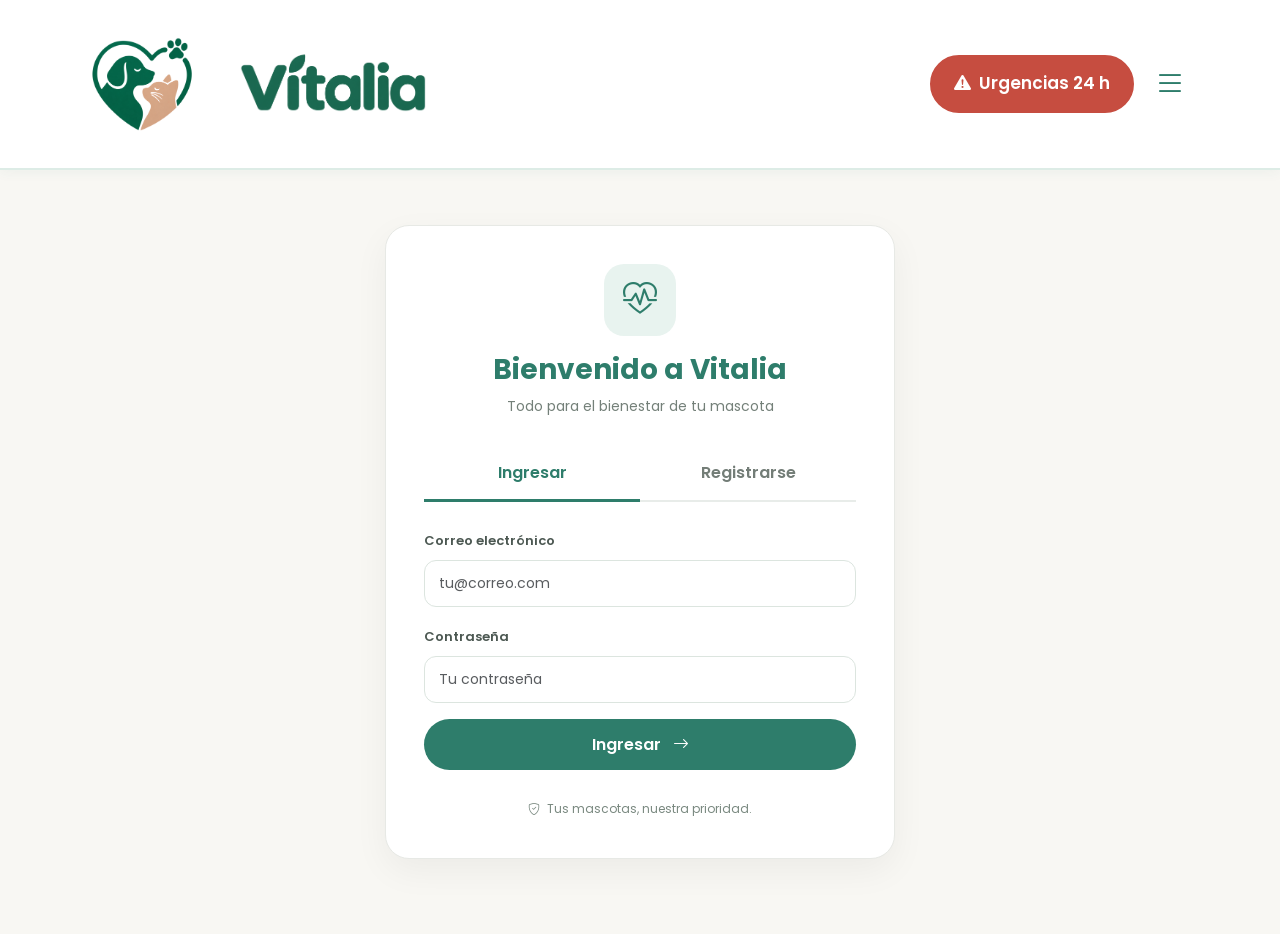
<file: frontend/login.html>
<!DOCTYPE html>
<html lang="es">
<head>
    <meta charset="UTF-8">
    <meta name="viewport"
          content="width=device-width, initial-scale=1.0">

    <title>Vitalia | Ingresar y registrarse</title>

    <link
        href="https://cdn.jsdelivr.net/npm/bootstrap@5.3.3/dist/css/bootstrap.min.css"
        rel="stylesheet">

    <link
        href="https://fonts.googleapis.com/css2?family=Poppins:wght@400;500;600;700&display=swap"
        rel="stylesheet">

    <link
        href="https://cdn.jsdelivr.net/npm/bootstrap-icons@1.11.3/font/bootstrap-icons.min.css"
        rel="stylesheet">

    <link rel="stylesheet" href="css/styles.css">
    <link rel="stylesheet" href="css/login.css">
</head>

<body class="pagina-auth">

    <!-- Encabezado -->
    <header class="navbar bg-white border-bottom sticky-top">
        <div class="container py-3">

            <a class="navbar-brand d-flex align-items-center gap-3"
               href="index.html">

                <img src="assets/img/logo-vitalia.png"
                     alt=""
                     class="logo-vitalia">

                <img src="assets/img/nombre-vitalia.png"
                     alt="Vitalia"
                     class="nombre-vitalia">
            </a>

            <div class="d-flex align-items-center gap-2">

                <a href="buscar.html?urgencias=true"
                   class="btn btn-urgencias rounded-pill">
                    <i class="bi bi-exclamation-triangle-fill me-1"></i>
                    Urgencias 24 h
                </a>

                <button class="btn border-0"
                        type="button"
                        data-bs-toggle="offcanvas"
                        data-bs-target="#menuVitalia"
                        aria-controls="menuVitalia"
                        aria-label="Abrir menú">
                    <i class="bi bi-list fs-2"></i>
                </button>

            </div>
        </div>
    </header>

    <!-- Menú lateral -->
    <div class="offcanvas offcanvas-end"
         tabindex="-1"
         id="menuVitalia">

        <div class="offcanvas-header">
            <h5 class="offcanvas-title fw-bold">
                Menú Vitalia
            </h5>

            <button type="button"
                    class="btn-close"
                    data-bs-dismiss="offcanvas"
                    aria-label="Cerrar menú">
            </button>
        </div>

        <div class="offcanvas-body">
            <nav class="nav flex-column menu-vitalia">

                <a href="index.html" class="menu-enlace">
                    <i class="bi bi-house-door"></i>
                    <span class="menu-texto">Inicio</span>
                </a>

                <a href="buscar.html" class="menu-enlace">
                    <i class="bi bi-search"></i>
                    <span class="menu-texto">
                        Buscar veterinarias
                    </span>
                </a>

                <a href="servicios-resenas-fotografias.html" class="menu-enlace">
                    <i class="bi bi-star"></i>
                    <span class="menu-texto">Reseñas</span>
                </a>

                <a href="comunidad.html" class="menu-enlace">
                    <i class="bi bi-people"></i>
                    <span class="menu-texto">Comunidad</span>
                </a>

                <a href="negocios.html" class="menu-enlace">
                    <i class="bi bi-building"></i>
                    <span class="menu-texto">Para negocios</span>
                </a>

                <hr>

                <a href="mi-perfil.html" class="menu-enlace">
                    <i class="bi bi-person-circle"></i>
                    <span class="menu-texto">Mi perfil</span>
                </a>

                <a href="mis-mascotas.html" class="menu-enlace">
                    <i class="bi bi-heart"></i>
                    <span class="menu-texto">Mis mascotas</span>
                </a>

            </nav>
        </div>
    </div>

    <!-- Contenido -->
    <main class="auth-main">

        <section class="auth-card">

            <div class="auth-intro text-center">
                <div class="auth-icono">
                    <i class="bi bi-heart-pulse"></i>
                </div>

                <h1>Bienvenido a Vitalia</h1>

                <p>
                    Todo para el bienestar de tu mascota
                </p>
            </div>

            <!-- Pestañas -->
            <div class="auth-tabs" role="tablist"
                 aria-label="Acceso a Vitalia">

                <button type="button"
                        id="tabLogin"
                        class="auth-tab active"
                        role="tab"
                        aria-selected="true"
                        aria-controls="loginSection">
                    Ingresar
                </button>

                <button type="button"
                        id="tabRegistro"
                        class="auth-tab"
                        role="tab"
                        aria-selected="false"
                        aria-controls="registroSection">
                    Registrarse
                </button>

            </div>

            <!-- Iniciar sesión -->
            <section id="loginSection"
                     role="tabpanel"
                     aria-labelledby="tabLogin">

                <div id="loginMensaje"
                     class="auth-mensaje"
                     role="status"
                     aria-live="polite"
                     hidden>
                </div>

                <form id="formLogin">

                    <div class="mb-3">
                        <label for="loginCorreo"
                               class="form-label">
                            Correo electrónico
                        </label>

                        <input type="email"
                               id="loginCorreo"
                               class="form-control"
                               placeholder="tu@correo.com"
                               autocomplete="email"
                               required>
                    </div>

                    <div class="mb-3">
                        <label for="loginPassword"
                               class="form-label">
                            Contraseña
                        </label>

                        <input type="password"
                               id="loginPassword"
                               class="form-control"
                               placeholder="Tu contraseña"
                               autocomplete="current-password"
                               required>
                    </div>

                    <button type="submit"
                            class="btn-auth w-100">
                        Ingresar
                        <i class="bi bi-arrow-right ms-2"></i>
                    </button>

                </form>
            </section>

            <!-- Registro -->
            <section id="registroSection"
                     role="tabpanel"
                     aria-labelledby="tabRegistro"
                     hidden>

                <div class="selector-rol">
                    <button type="button"
                            class="rol-boton active"
                            data-rol="dueno"
                            aria-pressed="true">
                        <i class="bi bi-heart me-1"></i>
                        Soy dueño
                    </button>

                    <button type="button"
                            class="rol-boton"
                            data-rol="clinica"
                            aria-pressed="false">
                        <i class="bi bi-hospital me-1"></i>
                        Soy veterinaria
                    </button>
                </div>

                <div id="registroMensaje"
                     class="auth-mensaje"
                     role="status"
                     aria-live="polite"
                     hidden>
                </div>

                <!-- Registro dueño -->
                <form id="formRegistroDueno">

                    <div class="mb-3">
                        <label for="duenoNombre"
                               class="form-label">
                            Nombre completo
                        </label>
                        <input type="text"
                               id="duenoNombre"
                               class="form-control"
                               autocomplete="name"
                               required>
                    </div>

                    <div class="mb-3">
                        <label for="duenoTelefono"
                               class="form-label">
                            Teléfono
                        </label>
                        <input type="tel"
                               id="duenoTelefono"
                               class="form-control"
                               autocomplete="tel"
                               required>
                    </div>

                    <div class="mb-3">
                        <label for="duenoCorreo"
                               class="form-label">
                            Correo electrónico
                        </label>
                        <input type="email"
                               id="duenoCorreo"
                               class="form-control"
                               autocomplete="email"
                               required>
                    </div>

                    <div class="mb-3">
                        <label for="duenoPassword"
                               class="form-label">
                            Contraseña
                        </label>
                        <input type="password"
                               id="duenoPassword"
                               class="form-control"
                               autocomplete="new-password"
                               minlength="6"
                               required>

                        <div class="form-text">
                            Mínimo 6 caracteres, una mayúscula
                            y un número.
                        </div>
                    </div>

                    <button type="submit"
                            class="btn-auth w-100">
                        Crear cuenta de dueño
                    </button>

                </form>

                <!-- Registro veterinaria -->
                <form id="formRegistroClinica" hidden>

                    <div class="mb-3">
                        <label for="clinicaNombre"
                               class="form-label">
                            Nombre de la clínica
                        </label>
                        <input type="text"
                               id="clinicaNombre"
                               class="form-control"
                               required>
                    </div>

                    <div class="mb-3">
                        <label for="clinicaResponsable"
                               class="form-label">
                            Médico responsable / Cédula
                        </label>
                        <input type="text"
                               id="clinicaResponsable"
                               class="form-control"
                               required>
                    </div>

                    <div class="mb-3">
                        <label for="clinicaDireccion"
                               class="form-label">
                            Dirección
                        </label>
                        <input type="text"
                               id="clinicaDireccion"
                               class="form-control"
                               required>
                    </div>

                    <div class="mb-3">
                        <label for="clinicaTelefono"
                               class="form-label">
                            Teléfono
                        </label>
                        <input type="tel"
                               id="clinicaTelefono"
                               class="form-control"
                               required>
                    </div>

                    <div class="form-check mb-3">
                        <input type="checkbox"
                               id="clinicaUrgencias"
                               class="form-check-input">

                        <label for="clinicaUrgencias"
                               class="form-check-label">
                            Ofrecemos urgencias 24 horas
                        </label>
                    </div>

                    <div class="mb-3">
                        <label for="clinicaCorreo"
                               class="form-label">
                            Correo institucional
                        </label>
                        <input type="email"
                               id="clinicaCorreo"
                               class="form-control"
                               required>
                    </div>

                    <div class="mb-3">
                        <label for="clinicaPassword"
                               class="form-label">
                            Contraseña
                        </label>
                        <input type="password"
                               id="clinicaPassword"
                               class="form-control"
                               minlength="6"
                               required>

                        <div class="form-text">
                            Mínimo 6 caracteres, una mayúscula
                            y un número.
                        </div>
                    </div>

                    <button type="submit"
                            class="btn-auth w-100">
                        Registrar veterinaria
                    </button>

                </form>
            </section>

            <p class="auth-pie text-center">
                <i class="bi bi-shield-check me-1"></i>
                Tus mascotas, nuestra prioridad.
            </p>

        </section>

    </main>

    <script src="https://cdn.jsdelivr.net/npm/bootstrap@5.3.3/dist/js/bootstrap.bundle.min.js"></script>

    <script src="js/api.js"></script>
    <script src="js/auth.js"></script>
    <script src="js/login.js"></script>
    <script src="js/menu.js"></script>

</body>
</html>
</file>
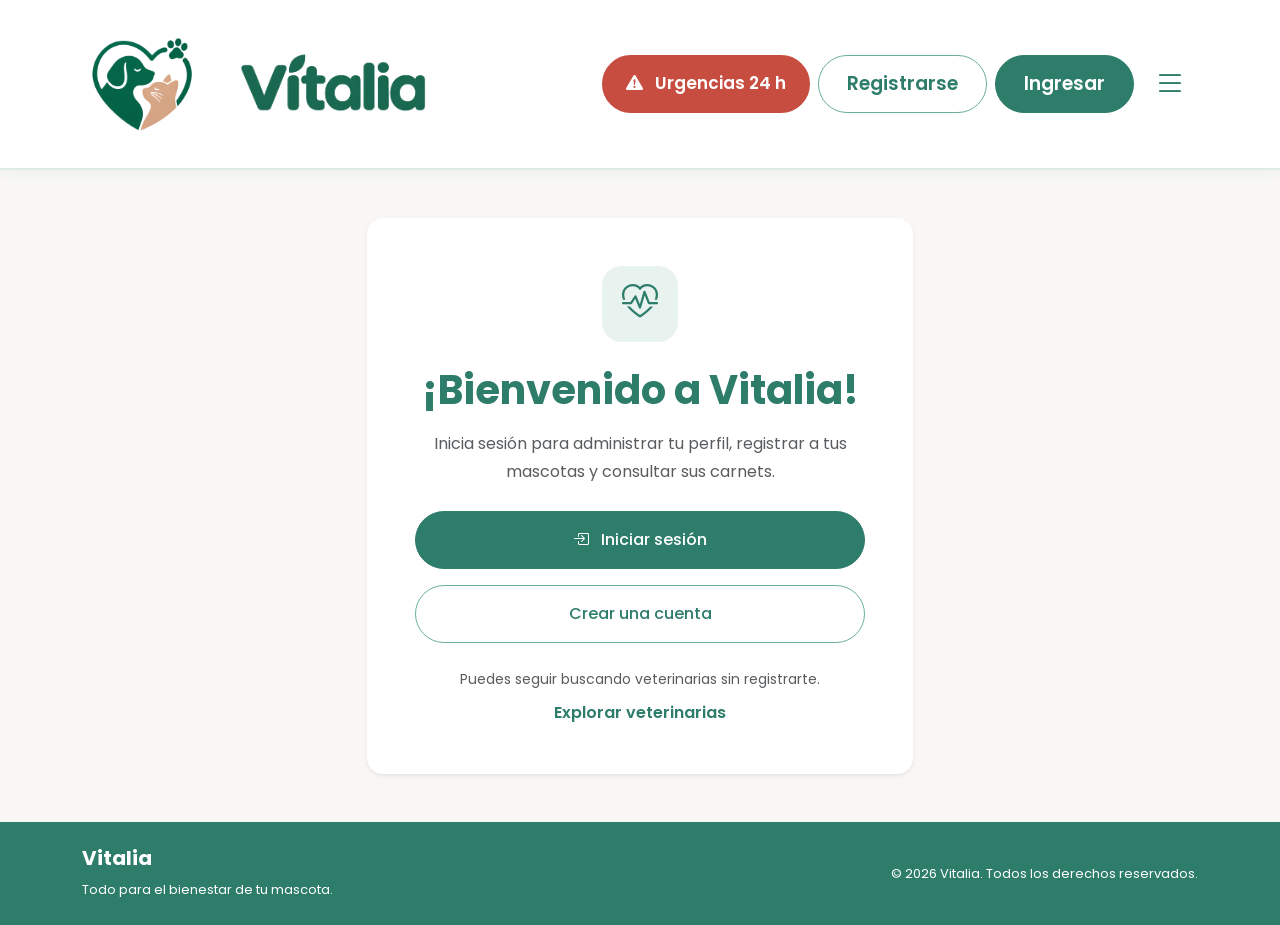
<file: frontend/mi-perfil.html>
<!DOCTYPE html>
<html lang="es">

<head>
    <meta charset="UTF-8">
    <meta name="viewport"
          content="width=device-width, initial-scale=1.0">

    <title>Vitalia | Mi perfil</title>

    <!-- Bootstrap -->
    <link
        href="https://cdn.jsdelivr.net/npm/bootstrap@5.3.3/dist/css/bootstrap.min.css"
        rel="stylesheet">

    <!-- Poppins -->
    <link
        href="https://fonts.googleapis.com/css2?family=Poppins:wght@400;500;600;700&display=swap"
        rel="stylesheet">

    <!-- Bootstrap Icons -->
    <link
        href="https://cdn.jsdelivr.net/npm/bootstrap-icons@1.11.3/font/bootstrap-icons.min.css"
        rel="stylesheet">

    <!-- Estilos -->
    <link rel="stylesheet" href="css/styles.css">
    <link rel="stylesheet" href="css/perfil.css">
</head>

<body>

<!-- =====================================
     ENCABEZADO
===================================== -->

<header class="navbar bg-white border-bottom sticky-top">
    <div class="container py-3">

        <a class="navbar-brand d-flex align-items-center gap-3"
           href="index.html">

            <img
                src="assets/img/logo-vitalia.png"
                alt=""
                class="logo-vitalia">

            <img
                src="assets/img/nombre-vitalia.png"
                alt="Vitalia"
                class="nombre-vitalia">
        </a>

        <div class="d-flex align-items-center gap-2 flex-wrap">

            <!-- Urgencias -->
            <a
                href="buscar.html?urgencias=true"
                class="btn btn-urgencias rounded-pill">

                <i class="bi bi-exclamation-triangle-fill me-2"></i>
                Urgencias 24 h
            </a>

            <!-- Visitantes -->
            <a
                href="login.html?tab=registro"
                class="btn btn-outline-success rounded-pill auth-invitado">
                Registrarse
            </a>

            <a
                href="login.html"
                class="btn btn-success rounded-pill auth-invitado">
                Ingresar
            </a>

            <!-- Sesión iniciada -->
            <button
                type="button"
                class="btn btn-cerrar-sesion btn-outline-success rounded-pill auth-usuario"
                hidden>

                <i class="bi bi-box-arrow-right me-1"></i>
                Cerrar sesión
            </button>

            <!-- Menú siempre visible -->
            <button
                class="btn border-0"
                type="button"
                data-bs-toggle="offcanvas"
                data-bs-target="#menuVitalia"
                aria-controls="menuVitalia"
                aria-label="Abrir menú">

                <i class="bi bi-list fs-2"></i>
            </button>

        </div>
    </div>
</header>

<!-- =====================================
     MENÚ LATERAL
===================================== -->

<div
    class="offcanvas offcanvas-end"
    tabindex="-1"
    id="menuVitalia"
    aria-labelledby="tituloMenu">

    <div class="offcanvas-header">

        <h5 class="offcanvas-title fw-bold"
            id="tituloMenu">
            Menú Vitalia
        </h5>

        <button
            type="button"
            class="btn-close"
            data-bs-dismiss="offcanvas"
            aria-label="Cerrar menú">
        </button>

    </div>

    <div class="offcanvas-body">

        <nav class="nav flex-column menu-vitalia">

            <a href="index.html" class="menu-enlace">
                <i class="bi bi-house-door"></i>
                <span class="menu-texto">Inicio</span>
            </a>

            <a href="buscar.html" class="menu-enlace">
                <i class="bi bi-search"></i>
                <span class="menu-texto">
                    Buscar veterinarias
                </span>
            </a>

            <a href="servicios-resenas-fotografias.html" class="menu-enlace">
                <i class="bi bi-star"></i>
                <span class="menu-texto">Reseñas</span>
            </a>

            <a href="comunidad.html" class="menu-enlace">
                <i class="bi bi-people"></i>
                <span class="menu-texto">Comunidad</span>
            </a>

            <a href="negocios.html" class="menu-enlace">
                <i class="bi bi-building"></i>
                <span class="menu-texto">Para negocios</span>
            </a>

            <hr>

            <a href="mi-perfil.html" class="menu-enlace">
                <i class="bi bi-person-circle"></i>
                <span class="menu-texto">Mi perfil</span>
            </a>

            <a href="mis-mascotas.html" class="menu-enlace">
                <i class="bi bi-heart"></i>
                <span class="menu-texto">Mis mascotas</span>
            </a>

        </nav>

    </div>
</div>

<!-- =====================================
     CONTENIDO PRINCIPAL
===================================== -->

<main class="container py-5">

    <!-- =================================
         VISTA SIN SESIÓN
    ================================= -->

    <section id="vistaInvitado"
             class="perfil-invitado">

        <div class="row justify-content-center">
            <div class="col-lg-7 col-xl-6">

                <div class="card border-0 shadow-sm rounded-4 text-center p-4 p-md-5">

                    <div class="icono-bienvenida mx-auto mb-4">
                        <i class="bi bi-heart-pulse"></i>
                    </div>

                    <h1 class="fw-bold mb-3">
                        ¡Bienvenido a Vitalia!
                    </h1>

                    <p class="text-muted mb-4">
                        Inicia sesión para administrar tu perfil,
                        registrar a tus mascotas y consultar
                        sus carnets.
                    </p>

                    <a
                        href="login.html"
                        class="btn btn-success rounded-pill py-3 mb-3">

                        <i class="bi bi-box-arrow-in-right me-2"></i>
                        Iniciar sesión
                    </a>

                    <a
                        href="login.html?tab=registro"
                        class="btn btn-outline-success rounded-pill py-3 mb-4">
                        Crear una cuenta
                    </a>

                    <p class="text-muted small mb-0">
                        Puedes seguir buscando veterinarias
                        sin registrarte.
                    </p>

                    <a
                        href="buscar.html"
                        class="enlace-vitalia mt-2">
                        Explorar veterinarias
                    </a>

                </div>
            </div>
        </div>
    </section>

    <!-- =================================
         VISTA CON SESIÓN
    ================================= -->

    <section id="perfilUsuario" class="d-none">

        <!-- Título -->
        <div class="d-flex align-items-center gap-3 mb-5">

            <div class="avatar-perfil">
                <i class="bi bi-person-fill"></i>
            </div>

            <div>
                <h1 class="fw-bold mb-1">
                    Mi perfil
                </h1>

                <p class="text-muted mb-0">
                    Administra tu información
                    y la de tus mascotas.
                </p>
            </div>

        </div>

        <!-- =================================
             INFORMACIÓN PERSONAL
        ================================= -->

        <div class="card perfil-card border-0 shadow-sm rounded-4 mb-4">

            <div class="card-body p-4">

                <h2 class="h4 mb-4">
                    <i class="bi bi-person-lines-fill me-2"></i>
                    Información personal
                </h2>

                <form id="formPerfil">

                    <div class="row g-3">

                        <div class="col-md-6">

                            <label
                                for="nombre"
                                class="form-label">
                                Nombre
                            </label>

                            <input
                                type="text"
                                class="form-control"
                                id="nombre"
                                name="nombre"
                                autocomplete="given-name"
                                required>

                        </div>

                        <div class="col-md-6">

                            <label
                                for="apellido"
                                class="form-label">
                                Apellido
                            </label>

                            <input
                                type="text"
                                class="form-control"
                                id="apellido"
                                name="apellido"
                                autocomplete="family-name"
                                required>

                        </div>

                        <div class="col-md-6">

                            <label
                                for="correo"
                                class="form-label">
                                Correo electrónico
                            </label>

                            <input
                                type="email"
                                class="form-control"
                                id="correo"
                                name="correo"
                                autocomplete="email"
                                readonly>

                            <small class="text-muted">
                                El correo no se puede modificar
                                desde esta pantalla.
                            </small>

                        </div>

                        <div class="col-md-6">

                            <label
                                for="telefono"
                                class="form-label">
                                Teléfono
                            </label>

                            <input
                                type="tel"
                                class="form-control"
                                id="telefono"
                                name="telefono"
                                autocomplete="tel">

                        </div>

                    </div>

                    <div class="text-end mt-4">

                        <button
                            type="submit"
                            class="btn btn-success rounded-pill px-4">

                            <i class="bi bi-check-circle me-2"></i>
                            Guardar cambios
                        </button>

                    </div>

                    <p
                        id="mensajePerfil"
                        class="small mt-3 mb-0"
                        role="status"
                        aria-live="polite">
                    </p>

                </form>

            </div>
        </div>

        <!-- =================================
             MIS MASCOTAS
        ================================= -->

        <div class="card perfil-card border-0 shadow-sm rounded-4 mb-4">

            <div class="card-body p-4">

                <div class="d-flex flex-wrap justify-content-between align-items-center gap-2 mb-4">

                    <h2 class="h4 mb-0">
                        <i class="bi bi-heart me-2"></i>
                        Mis mascotas
                    </h2>

                    <a
                        href="mis-mascotas.html"
                        class="enlace-vitalia">

                        Ver todas
                        <i class="bi bi-arrow-right"></i>
                    </a>

                </div>

                <div id="listaMascotasPerfil">

                    <div class="estado-vacio text-center py-4">

                        <i class="bi bi-heart fs-1"></i>

                        <p class="mt-3 mb-2">
                            Aquí aparecerán tus mascotas
                            registradas.
                        </p>

                        <a
                            href="mis-mascotas.html"
                            class="btn btn-outline-success rounded-pill mt-2">

                            <i class="bi bi-plus-circle me-2"></i>
                            Agregar mascota
                        </a>

                    </div>

                </div>

            </div>
        </div>

        <!-- =================================
             CARNET DE MIS MASCOTAS
        ================================= -->

        <div class="card perfil-card border-0 shadow-sm rounded-4 mb-4">

            <div class="card-body p-4">

                <h2 class="h4 mb-3">
                    <i class="bi bi-journal-medical me-2"></i>
                    Carnet de mis mascotas
                </h2>

                <p class="text-muted mb-4">
                    Selecciona una mascota para consultar
                    su carnet veterinario.
                </p>

                <div id="listaCarnetsPerfil">

                    <div
                        id="previewCarnetsPerfil"
                        class="row g-3"
                        aria-live="polite">

                        <!-- JavaScript agrega las tarjetas -->

                    </div>

                </div>

            </div>
        </div>

        <!-- =================================
             CONFIGURACIÓN DE CUENTA
        ================================= -->

        <div class="card perfil-card border-0 shadow-sm rounded-4">

            <div class="card-body p-4">

                <h2 class="h4 mb-4">
                    <i class="bi bi-gear me-2"></i>
                    Configuración de cuenta
                </h2>

                <a
                    href="cambiar-contrasena.html"
                    class="opcion-cuenta">

                    <span>
                        <i class="bi bi-lock me-2"></i>
                        Cambiar contraseña
                    </span>

                    <i class="bi bi-chevron-right"></i>

                </a>

                <hr>

                <button
                    type="button"
                    id="btnCerrarSesion"
                    class="btn btn-outline-danger rounded-pill">

                    <i class="bi bi-box-arrow-right me-2"></i>
                    Cerrar sesión
                </button>

            </div>
        </div>

    </section>

</main>

<!-- =====================================
     FOOTER
===================================== -->

<footer class="py-4">

    <div class="container">

        <div class="row align-items-center g-3">

            <div class="col-md-6">

                <h3 class="h5 fw-bold text-white">
                    Vitalia
                </h3>

                <p class="mb-0">
                    Todo para el bienestar de tu mascota.
                </p>

            </div>

            <div class="col-md-6 text-md-end">

                <p class="mb-0">
                    &copy; 2026 Vitalia.
                    Todos los derechos reservados.
                </p>

            </div>

        </div>

    </div>

</footer>

<!-- =====================================
     SCRIPTS
===================================== -->

<script src="https://cdn.jsdelivr.net/npm/bootstrap@5.3.3/dist/js/bootstrap.bundle.min.js"></script>

<script src="js/api.js"></script>
<script src="js/auth.js"></script>
<script src="js/carnet-preview-perfil.js"></script>
<script src="js/perfil.js"></script>
<script src="js/menu.js"></script>

</body>
</html>
</file>
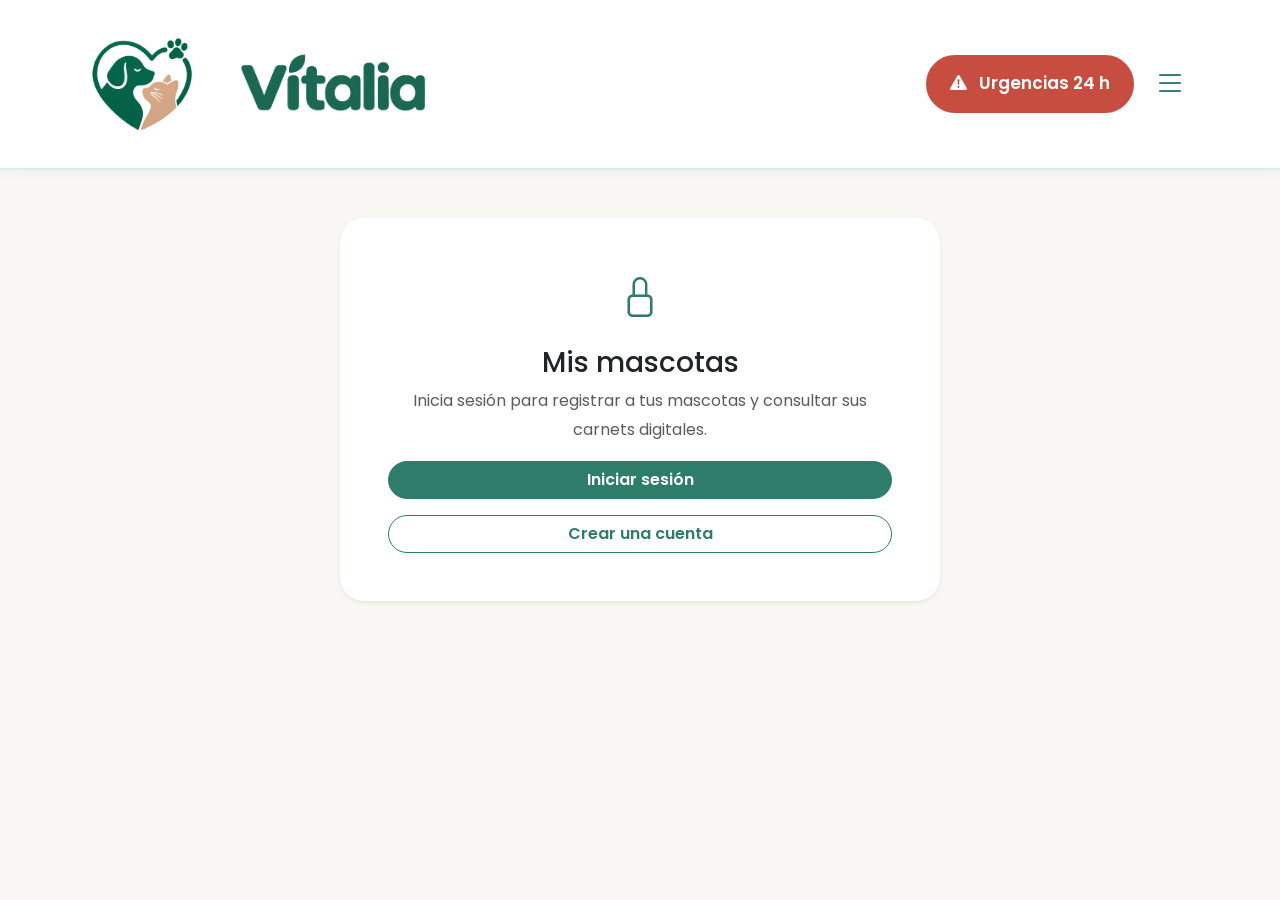
<file: frontend/mis-mascotas.html>
<!DOCTYPE html>
<html lang="es">
<head>
    <meta charset="UTF-8">
    <meta name="viewport"
          content="width=device-width, initial-scale=1.0">

    <title>Vitalia | Mis mascotas</title>

    <link
        href="https://cdn.jsdelivr.net/npm/bootstrap@5.3.3/dist/css/bootstrap.min.css"
        rel="stylesheet">

    <link
        href="https://fonts.googleapis.com/css2?family=Poppins:wght@400;500;600;700&display=swap"
        rel="stylesheet">

    <link
        href="https://cdn.jsdelivr.net/npm/bootstrap-icons@1.11.3/font/bootstrap-icons.min.css"
        rel="stylesheet">

    <link rel="stylesheet" href="css/styles.css">
    <link rel="stylesheet" href="css/mascotas.css">
</head>

<body>

<!-- =====================================
     ENCABEZADO
===================================== -->

<header class="navbar bg-white border-bottom sticky-top">
    <div class="container py-3">

        <a href="index.html"
           class="navbar-brand d-flex align-items-center gap-3">

            <img
                src="assets/img/logo-vitalia.png"
                alt=""
                class="logo-vitalia">

            <img
                src="assets/img/nombre-vitalia.png"
                alt="Vitalia"
                class="nombre-vitalia">
        </a>

        <div class="d-flex align-items-center gap-2">

            <a
                href="buscar.html?urgencias=true"
                class="btn btn-urgencias rounded-pill">

                <i class="bi bi-exclamation-triangle-fill me-2"></i>
                Urgencias 24 h
            </a>

            <button
                class="btn border-0"
                type="button"
                data-bs-toggle="offcanvas"
                data-bs-target="#menuVitalia"
                aria-controls="menuVitalia"
                aria-label="Abrir menú">

                <i class="bi bi-list fs-2"></i>
            </button>

        </div>
    </div>
</header>

<!-- =====================================
     MENÚ LATERAL
===================================== -->

<div
    class="offcanvas offcanvas-end"
    tabindex="-1"
    id="menuVitalia"
    aria-labelledby="tituloMenu">

    <div class="offcanvas-header">

        <h5
            class="offcanvas-title"
            id="tituloMenu">
            Menú Vitalia
        </h5>

        <button
            type="button"
            class="btn-close"
            data-bs-dismiss="offcanvas"
            aria-label="Cerrar menú">
        </button>

    </div>

    <div class="offcanvas-body">

        <nav class="nav flex-column menu-vitalia">

            <a href="index.html" class="menu-enlace">
                <i class="bi bi-house-door"></i>
                <span class="menu-texto">Inicio</span>
            </a>

            <a href="buscar.html" class="menu-enlace">
                <i class="bi bi-search"></i>
                <span class="menu-texto">
                    Buscar veterinarias
                </span>
            </a>

            <a href="servicios-resenas-fotografias.html" class="menu-enlace">
                <i class="bi bi-star"></i>
                <span class="menu-texto">Reseñas</span>
            </a>

            <a href="comunidad.html" class="menu-enlace">
                <i class="bi bi-people"></i>
                <span class="menu-texto">Comunidad</span>
            </a>

            <a href="negocios.html" class="menu-enlace">
                <i class="bi bi-building"></i>
                <span class="menu-texto">Para negocios</span>
            </a>

            <hr>

            <a href="mi-perfil.html" class="menu-enlace">
                <i class="bi bi-person-circle"></i>
                <span class="menu-texto">Mi perfil</span>
            </a>

            <a href="mis-mascotas.html" class="menu-enlace">
                <i class="bi bi-heart"></i>
                <span class="menu-texto">Mis mascotas</span>
            </a>

        </nav>

    </div>
</div>

<!-- =====================================
     CONTENIDO PRINCIPAL
===================================== -->

<main class="container py-5">

    <!-- =================================
         VISTA DE INVITADO
    ================================= -->

    <section id="vistaInvitado" class="d-none">

        <div
            class="card border-0 shadow-sm rounded-4 text-center p-5 mx-auto"
            style="max-width: 600px;">

            <i class="bi bi-lock fs-1 text-success mb-3"></i>

            <h1 class="h3">Mis mascotas</h1>

            <p class="text-muted">
                Inicia sesión para registrar a tus mascotas
                y consultar sus carnets digitales.
            </p>

            <a
                href="login.html"
                class="btn btn-success rounded-pill mb-3">
                Iniciar sesión
            </a>

            <a
                href="login.html?tab=registro"
                class="btn btn-outline-success rounded-pill">
                Crear una cuenta
            </a>

        </div>
    </section>

    <!-- =================================
         VISTA DE USUARIO REGISTRADO
    ================================= -->

    <section id="vistaMascotas" class="d-none">

        <div
            class="d-flex flex-wrap justify-content-between align-items-center gap-3 mb-4">

            <div>
                <h1 class="fw-bold">Mis mascotas</h1>

                <p class="text-muted">
                    Administra tus mascotas y sus carnets digitales.
                </p>
            </div>

            <button
                id="btnAgregarMascota"
                type="button"
                class="btn btn-success rounded-pill px-4 py-3"
                data-bs-toggle="modal"
                data-bs-target="#modalMascota">

                <i class="bi bi-plus-circle me-2"></i>
                Agregar mascota
            </button>

        </div>

        <div id="listaMascotas" class="row g-4">
            <!-- JavaScript crea las tarjetas -->
        </div>

        <div
            id="estadoSinMascotas"
            class="text-center p-5 bg-white rounded-4 d-none">

            <i class="bi bi-heart fs-1 text-success"></i>

            <h2 class="h5 mt-3">
                Todavía no tienes mascotas registradas
            </h2>

            <p class="text-muted">
                Agrega tu primera mascota para comenzar.
            </p>

        </div>

        <p
            id="mensajeMascotas"
            class="mt-3"
            role="status"
            aria-live="polite">
        </p>

    </section>

</main>

<!-- =====================================
     MODAL PARA REGISTRAR MASCOTA
===================================== -->

<div
    class="modal fade"
    id="modalMascota"
    tabindex="-1"
    aria-labelledby="tituloModalMascota"
    aria-hidden="true">

    <div class="modal-dialog modal-dialog-centered">

        <div class="modal-content rounded-4">

            <div class="modal-header">

                <h2
                    class="modal-title fs-5"
                    id="tituloModalMascota">
                    Agregar mascota
                </h2>

                <button
                    type="button"
                    class="btn-close"
                    data-bs-dismiss="modal"
                    aria-label="Cerrar">
                </button>

            </div>

            <form id="formMascota">

                <div class="modal-body">

                    <!-- Nombre -->
                    <div class="mb-3">

                        <label
                            for="nombreMascota"
                            class="form-label">
                            Nombre
                        </label>

                        <input
                            type="text"
                            id="nombreMascota"
                            class="form-control"
                            maxlength="50"
                            required>

                    </div>

                    <!-- Especie -->
                    <div class="mb-3">

                        <label
                            for="especieMascota"
                            class="form-label">
                            Especie
                        </label>

                        <select
                            id="especieMascota"
                            class="form-select"
                            required>

                            <option value="">
                                Selecciona
                            </option>

                            <option value="perro">Perro</option>
                            <option value="gato">Gato</option>
                            <option value="ave">Ave</option>
                            <option value="conejo">Conejo</option>
                            <option value="reptil">Reptil</option>
                            <option value="otro">Otro</option>

                        </select>

                    </div>

                    <!-- Sexo -->
                    <div class="mb-3">

                        <label
                            for="sexoMascota"
                            class="form-label">
                            Sexo
                        </label>

                        <select
                            id="sexoMascota"
                            class="form-select"
                            required>

                            <option value="">
                                Selecciona
                            </option>

                            <option value="macho">Macho</option>
                            <option value="hembra">Hembra</option>

                        </select>

                    </div>

                    <!-- Raza -->
                    <div class="mb-3">

                        <label
                            for="razaMascota"
                            class="form-label">
                            Raza
                        </label>

                        <input
                            type="text"
                            id="razaMascota"
                            class="form-control"
                            maxlength="60">

                    </div>

                    <!-- Fecha de nacimiento -->
                    <div class="mb-3">

                        <label
                            for="nacimientoMascota"
                            class="form-label">
                            Fecha de nacimiento
                        </label>

                        <input
                            type="date"
                            id="nacimientoMascota"
                            class="form-control">

                        <small class="text-muted">
                            Utilizaremos esta fecha para calcular
                            la edad que solicita el backend.
                        </small>

                    </div>

                </div>

                <div class="modal-footer">

                    <button
                        type="button"
                        class="btn btn-outline-secondary"
                        data-bs-dismiss="modal">
                        Cancelar
                    </button>

                    <button
                        type="submit"
                        class="btn btn-success rounded-pill">
                        Guardar mascota
                    </button>

                </div>

            </form>

        </div>
    </div>
</div>

<!-- =====================================
     SCRIPTS
===================================== -->

<script src="https://cdn.jsdelivr.net/npm/bootstrap@5.3.3/dist/js/bootstrap.bundle.min.js"></script>

<script src="js/api.js"></script>
<script src="js/auth.js"></script>
<script src="js/mascotas.js"></script>
<script src="js/menu.js"></script>

</body>
</html>
</file>
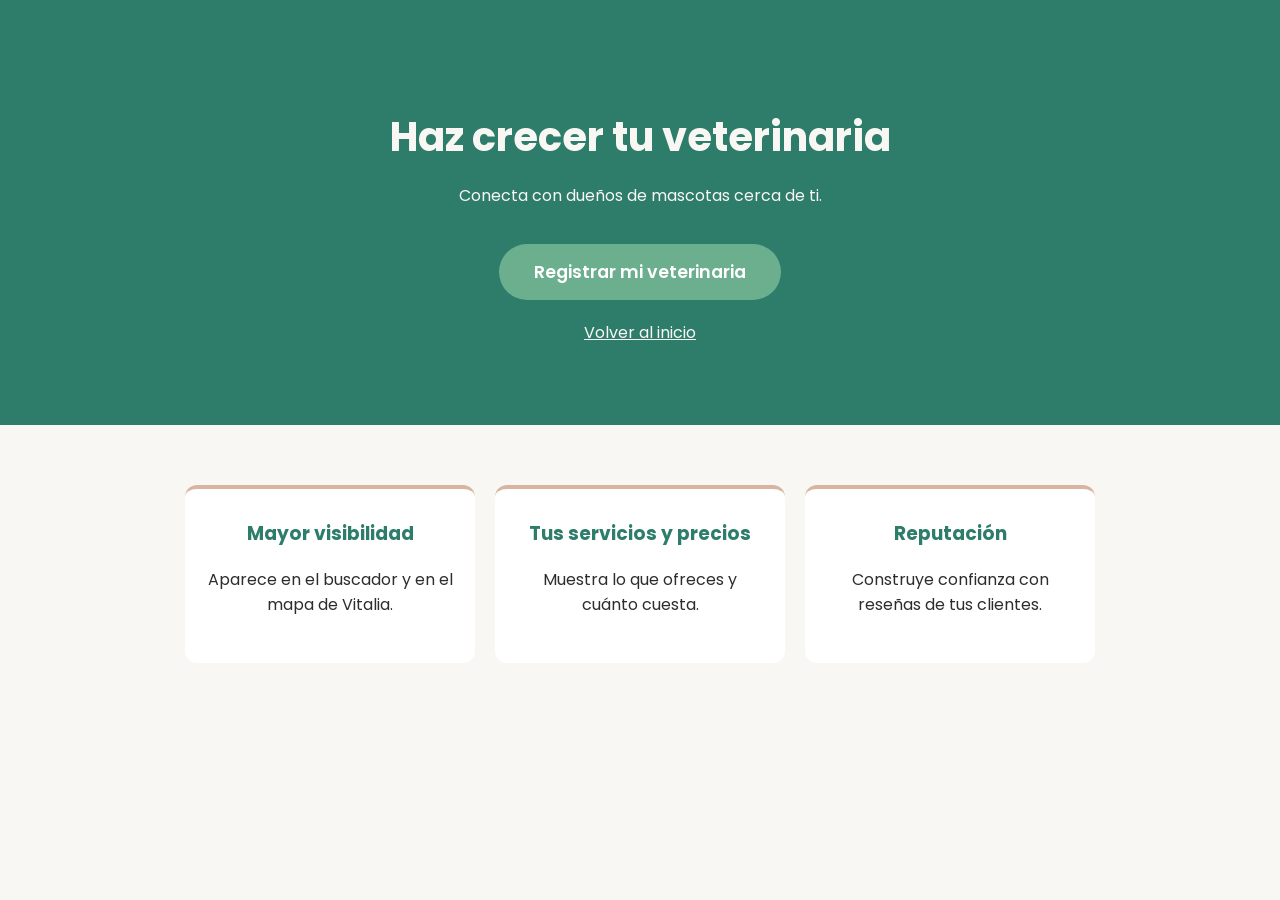
<file: frontend/negocios.html>
<!DOCTYPE html>
<html lang="es">
<head>
    <meta charset="UTF-8">
    <meta name="viewport" content="width=device-width, initial-scale=1.0">
    <title>Vitalia | Para negocios</title>
    <style>
        @import url('https://fonts.googleapis.com/css2?family=Poppins:wght@400;500;600;700&display=swap');
        body { font-family: 'Poppins', sans-serif; margin: 0; text-align: center; background-color: #F8F7F3; color: #2D2D2D; }
        .hero { background-color: #2E7D6B; color: #F8F7F3; padding: 80px 20px; }
        .hero h1 { font-size: 2.5em; margin-bottom: 15px; font-weight: 700; }
        .btn-primary {
            display: inline-block; background-color: #6BAF8F; color: white; padding: 15px 35px;
            font-size: 1.1em; font-weight: 600; border-radius: 30px; text-decoration: none;
            transition: 0.3s; margin-top: 20px;
        }
        .btn-primary:hover { background-color: #1a4f43; }
        .btn-secundario { display: block; margin-top: 20px; color: #F8F7F3; }
        .features { display: flex; justify-content: center; flex-wrap: wrap; gap: 20px; padding: 60px 20px; }
        .feature-card { background: white; padding: 30px 20px; border-radius: 12px; width: 250px; border-top: 4px solid #D9B59F; }
        .feature-card h3 { color: #2E7D6B; margin-top: 0; }
    </style>
</head>
<body>
    <div class="hero">
        <h1>Haz crecer tu veterinaria</h1>
        <p>Conecta con dueños de mascotas cerca de ti.</p>

        <a href="login.html?tab=registro&rol=clinica" class="btn-primary">Registrar mi veterinaria</a>
        <a href="index.html" class="btn-secundario">Volver al inicio</a>
    </div>

    <div class="features">
        <div class="feature-card"><h3>Mayor visibilidad</h3><p>Aparece en el buscador y en el mapa de Vitalia.</p></div>
        <div class="feature-card"><h3>Tus servicios y precios</h3><p>Muestra lo que ofreces y cuánto cuesta.</p></div>
        <div class="feature-card"><h3>Reputación</h3><p>Construye confianza con reseñas de tus clientes.</p></div>
    </div>
</body>
</html>
</file>
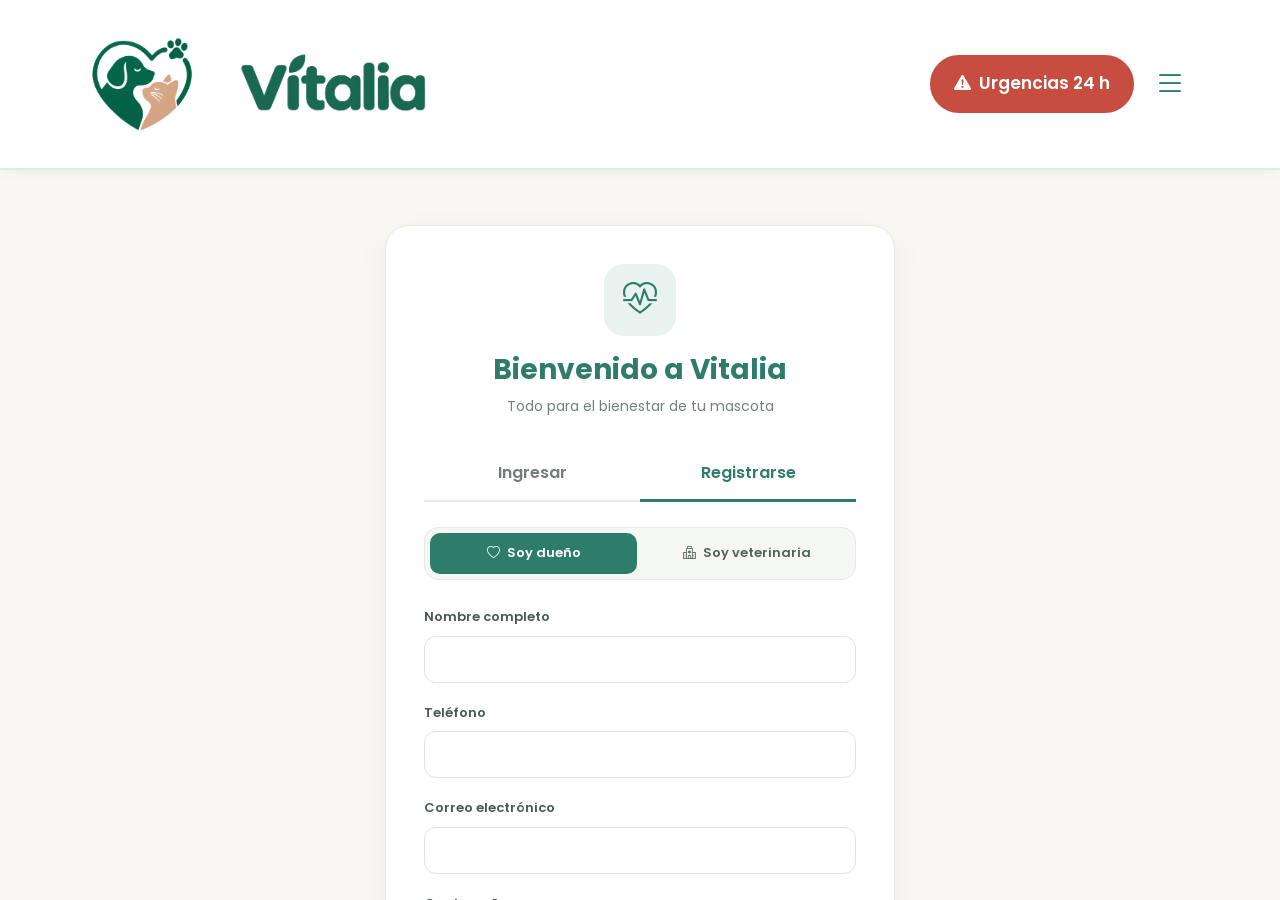
<file: frontend/registo.html>
<!DOCTYPE html>
<html lang="es">
<head>
    <meta charset="UTF-8">
    <meta name="viewport"
          content="width=device-width, initial-scale=1.0">
    <title>Vitalia | Registro</title>
    <meta http-equiv="refresh"
          content="0;url=login.html?tab=registro">
</head>
<body>
    <p>
        Abriendo registro...
        <a href="login.html?tab=registro">
            Continuar
        </a>
    </p>
</body>
</html>
</file>
<file: frontend/css/styles.css>
/* =========================================
   VITALIA - HOJA DE ESTILOS PRINCIPAL
   ========================================= */

/* PALETA DE COLORES */

:root {
    --verde-principal: #2E7D6B;
    --verde-secundario: #6BAF9F;
    --verde-oscuro: #235F52;
    --verde-claro: #EAF4EF;

    --beige: #D9B59F;
    --beige-claro: #F3E8DF;

    --fondo: #F8F7F3;
    --blanco: #FFFFFF;
    --texto: #2D2D2D;
    --gris: #777777;
    --borde: #DDECE6;
}

/* =========================================
   1. CONFIGURACIÓN GENERAL
   ========================================= */

* {
    box-sizing: border-box;
}

html {
    scroll-behavior: smooth;
}

body {
    margin: 0;
    padding: 0;
    font-family: 'Poppins', sans-serif;
    background-color: var(--fondo);
    color: var(--texto);
    line-height: 1.6;
}

h1, h2, h3, h4, h5 {
    color: var(--verde-principal);
    font-weight: 600;
}

h1 {
    font-size: 2.5rem;
}

h2 {
    font-size: 1.8rem;
}

p {
    line-height: 1.8;
}

a {
    transition: color 0.2s ease;
}

/* =========================================
   2. NAVBAR - ENCABEZADO
   ========================================= */

.navbar {
    background-color: var(--blanco) !important;
    border-bottom: 2px solid var(--borde) !important;
    box-shadow: 0 2px 12px rgba(46, 125, 107, 0.06);
}

/* Altura del encabezado */

.navbar .container {
    padding-top: 12px;
    padding-bottom: 12px;
}

/* Contenedor del logo */

.navbar-brand {
    display: flex;
    align-items: center;
    gap: 14px;
    text-decoration: none;
    margin-right: 15px;
}

/* Logo del perrito y gatito */

.logo-vitalia {
    width: 100px;
    height: auto;
    object-fit: contain;
    display: block;
}

/* Nombre original de Vitalia */

.nombre-vitalia {
    width: 190px;
    height: auto;
    object-fit: contain;
    display: block;
}

/* Ícono del menú */

.navbar .bi-list {
    color: var(--verde-principal);
    font-size: 32px;
}

/* =========================================
   3. BOTONES GENERALES
   ========================================= */

.btn {
    font-family: 'Poppins', sans-serif;
    font-weight: 500;
    transition: all 0.2s ease;
}

/* Botón verde principal */

.btn-success {
    background-color: var(--verde-principal);
    border-color: var(--verde-principal);
    color: var(--blanco);
}

.btn-success:hover,
.btn-success:focus {
    background-color: var(--verde-oscuro);
    border-color: var(--verde-oscuro);
    color: var(--blanco);
}

/* Botón con borde verde */

.btn-outline-success {
    background-color: transparent;
    color: var(--verde-principal);
    border-color: var(--verde-secundario);
}

.btn-outline-success:hover,
.btn-outline-success.active {
    background-color: var(--verde-principal);
    border-color: var(--verde-principal);
    color: var(--blanco);
}

/* Botón de urgencias */

.btn-outline-danger {
    color: #C64D40;
    border-color: #D96759;
}

.btn-outline-danger:hover,
.btn-outline-danger.active {
    background-color: #C64D40;
    border-color: #C64D40;
    color: var(--blanco);
}

/* =========================================
   4. MENÚ LATERAL DESPLEGABLE
   ========================================= */

.offcanvas {
    background-color: var(--fondo);
    border-left: none;
    box-shadow: -5px 0 25px rgba(0, 0, 0, 0.08);
}

/* Encabezado del menú */

.offcanvas-header {
    background-color: var(--verde-claro);
    padding: 25px;
}

.offcanvas-title {
    color: var(--verde-principal);
    font-size: 22px;
    font-weight: 700;
}

/* Contenido del menú */

.offcanvas-body {
    padding: 30px;
}

.offcanvas-body nav a {
    display: block;
    color: var(--texto);
    text-decoration: none;
    font-size: 16px;
    font-weight: 500;
    padding: 12px 15px;
    border-radius: 12px;
    transition: all 0.2s ease;
}

.offcanvas-body nav a:hover {
    background-color: var(--verde-claro);
    color: var(--verde-principal);
}

/* =========================================
   5. PRESENTACIÓN DEL HOME
   ========================================= */

main section {
    position: relative;
}

/* Texto principal */

main .lead {
    color: #555555;
    font-size: 1.1rem;
    line-height: 1.9;
}

/* Tarjetas de presentación */

main article {
    border: 1px solid rgba(46, 125, 107, 0.08);
    box-shadow: 0 4px 15px rgba(46, 125, 107, 0.04);
    transition: transform 0.2s ease,
                box-shadow 0.2s ease;
}

main article:hover {
    transform: translateY(-3px);
    box-shadow: 0 8px 20px rgba(46, 125, 107, 0.08);
}

/* =========================================
   6. BARRA DE BÚSQUEDA
   ========================================= */

.buscador-vitalia {
    display: flex;
    align-items: center;
    gap: 14px;

    width: 100%;
    max-width: 1050px;
    margin: 0 auto;
    padding: 12px 15px;

    background-color: var(--blanco);
    border: 1px solid var(--borde);
    border-radius: 24px;

    box-shadow: 0 5px 22px rgba(46, 125, 107, 0.12);
}

/* Campo de ubicación */

.ubicacion-box {
    display: flex;
    align-items: center;
    gap: 14px;

    flex: 1;
    min-width: 0;
    padding-left: 10px;
}

.ubicacion-box i {
    color: var(--verde-principal);
    font-size: 26px;
}

.ubicacion-box label {
    display: block;
    margin-bottom: 2px;
    color: var(--gris);
    font-size: 12px;
    font-weight: 500;
}

.ubicacion-box input {
    width: 100%;
    border: none;
    outline: none;
    background-color: transparent;

    color: var(--texto);
    font-family: 'Poppins', sans-serif;
    font-size: 14px;
}

.ubicacion-box input::placeholder {
    color: #888888;
}

/* Selector de radio de búsqueda */

.buscador-vitalia select {
    padding: 13px 15px;

    border: 1px solid #E5E5E5;
    border-radius: 14px;

    background-color: var(--fondo);
    color: var(--texto);

    font-family: 'Poppins', sans-serif;
    font-size: 14px;
    cursor: pointer;
}

/* Botón Buscar */

.btn-buscar {
    display: flex;
    align-items: center;
    justify-content: center;

    padding: 14px 35px;

    background-color: var(--verde-principal);
    color: var(--blanco);

    border: none;
    border-radius: 30px;

    font-family: 'Poppins', sans-serif;
    font-size: 15px;
    font-weight: 600;

    cursor: pointer;
    white-space: nowrap;

    transition: background-color 0.2s ease,
                transform 0.2s ease;
}

.btn-buscar:hover {
    background-color: var(--verde-oscuro);
    transform: translateY(-2px);
}

.btn-buscar:active {
    transform: translateY(0);
}

/* =========================================
   7. FILTROS DE BÚSQUEDA
   ========================================= */

.filtro {
    padding: 10px 18px;
    border-radius: 30px;

    font-size: 13px;
    font-weight: 500;

    transition: all 0.2s ease;
}

/* Filtros seleccionados */

.filtro.active {
    box-shadow: 0 3px 10px rgba(46, 125, 107, 0.12);
}

/* Accesibilidad */

.filtro:focus-visible,
.btn-buscar:focus-visible,
.navbar button:focus-visible,
.buscador-vitalia select:focus-visible,
.ubicacion-box input:focus-visible {
    outline: 3px solid var(--verde-secundario);
    outline-offset: 3px;
}

/* =========================================
   8. SERVICIOS MÁS BUSCADOS
   ========================================= */

.servicio-card {
    display: flex;
    flex-direction: column;
    align-items: center;
    justify-content: center;

    height: 100%;
    min-height: 155px;
    padding: 25px 15px;

    background-color: var(--blanco);
    border: 1px solid var(--borde);
    border-radius: 18px;

    box-shadow: 0 4px 15px rgba(46, 125, 107, 0.06);

    text-align: center;

    transition: transform 0.2s ease,
                background-color 0.2s ease,
                box-shadow 0.2s ease;
}

/* Iconos */

.servicio-card i {
    font-size: 34px;
    color: var(--verde-principal);
}

/* Texto */

.servicio-card p {
    margin-top: 15px;
    margin-bottom: 0;

    font-size: 14px;
    font-weight: 500;
    color: var(--texto);
}

/* Efecto al pasar el cursor */

.servicio-card:hover {
    transform: translateY(-5px);
    background-color: var(--verde-claro);
    box-shadow: 0 8px 22px rgba(46, 125, 107, 0.12);
}

/* =========================================
   9. ¿POR QUÉ ELEGIR VITALIA?
   ========================================= */

main section .bi-geo-alt,
main section .bi-search-heart,
main section .bi-chat-dots {
    color: var(--verde-principal);
}

main section h3 {
    font-weight: 600;
}

/* =========================================
   10. FOOTER
   ========================================= */

footer {
    background-color: var(--verde-principal);
    color: var(--blanco);
}

footer h3 {
    color: var(--blanco);
    font-weight: 700;
}

footer p {
    color: var(--blanco);
    font-size: 13px;
    line-height: 1.8;
}

/* =========================================
   11. DISEÑO RESPONSIVO - TABLET
   ========================================= */

@media (max-width: 991px) {

    h1 {
        font-size: 2rem;
    }

    h2 {
        font-size: 1.5rem;
    }

    .logo-vitalia {
        width: 75px;
    }

    .nombre-vitalia {
        width: 145px;
    }

    .navbar-brand {
        gap: 10px !important;
    }

    .servicio-card {
        min-height: 140px;
    }
}

/* =========================================
   12. DISEÑO RESPONSIVO - CELULAR
   ========================================= */

@media (max-width: 768px) {

    /* Encabezado */

    .navbar .container {
        flex-wrap: nowrap;
        gap: 8px;
    }

    .navbar-brand {
        gap: 6px !important;
        margin-right: 0;
    }

    .logo-vitalia {
        width: 55px;
    }

    .nombre-vitalia {
        width: 110px;
    }

    .navbar .btn {
        font-size: 11px;
        padding: 7px 10px;
    }

    .navbar .bi-list {
        font-size: 26px;
    }

    /* Títulos */

    h1 {
        font-size: 1.8rem;
    }

    h2 {
        font-size: 1.4rem;
    }

    main .lead {
        font-size: 1rem;
    }

    /* Barra de búsqueda */

    .buscador-vitalia {
        flex-wrap: wrap;
        gap: 12px;
        padding: 15px;
        border-radius: 20px;
    }

    .ubicacion-box {
        flex-basis: 100%;
        padding: 5px;
    }

    .buscador-vitalia select {
        flex: 1;
        min-width: 0;
    }

    .btn-buscar {
        flex: 1;
        padding: 13px 18px;
    }

    /* Filtros */

    .filtro {
        font-size: 12px;
        padding: 9px 14px;
    }

    /* Tarjetas */

    .servicio-card {
        min-height: 125px;
        padding: 18px 10px;
    }

    .servicio-card i {
        font-size: 28px;
    }

    .servicio-card p {
        font-size: 12px;
    }

    /* Footer */

    footer {
        text-align: center;
    }
}

/* =========================================
   13. CELULARES PEQUEÑOS
   ========================================= */

@media (max-width: 400px) {

    .logo-vitalia {
        width: 40px;
    }

    .nombre-vitalia {
        width: 85px;
    }

    .navbar-brand {
        gap: 4px !important;
    }

    .navbar .btn {
        font-size: 10px;
        padding: 6px 8px;
    }

    .navbar .bi-list {
        font-size: 23px;
    }

    .filtro {
        font-size: 12px;
        padding: 8px 12px;
    }

    .btn-buscar {
        font-size: 13px;
    }
}


/* Logo Vitalia un poco más grande */

.logo-vitalia {
    width: 120px;
    height: auto;
}

.nombre-vitalia {
    width: 230px;
    height: auto;
}

/* Ajustes para tablets */
@media (max-width: 991px) {
    .logo-vitalia {
        width: 90px;
    }

    .nombre-vitalia {
        width: 175px;
    }
}

/* Ajustes para celulares */
@media (max-width: 768px) {
    .logo-vitalia {
        width: 60px;
    }

    .nombre-vitalia {
        width: 115px;
    }
}

/* Celulares pequeños */
@media (max-width: 400px) {
    .logo-vitalia {
        width: 42px;
    }

    .nombre-vitalia {
        width: 85px;
    }
}


/* Botones Registrarse e Ingresar */

.navbar .btn-outline-success,
.navbar .btn-success {
    font-size: 19px;
    font-weight: 600;
    padding: 14px 28px;
    border-radius: 40px;
}

/* Ajustes para tablets */
@media (max-width: 991px) {
    .navbar .btn-outline-success,
    .navbar .btn-success {
        font-size: 16px;
        padding: 11px 20px;
    }
}

/* Ajustes para celulares */
@media (max-width: 768px) {
    .navbar .btn-outline-success,
    .navbar .btn-success {
        font-size: 12px;
        padding: 8px 12px;
    }
}

/* Celulares pequeños */
@media (max-width: 400px) {
    .navbar .btn-outline-success,
    .navbar .btn-success {
        font-size: 11px;
        padding: 7px 9px;
    }
}


/* =========================================
   NAVBAR FIJO Y BOTÓN DE URGENCIAS
   ========================================= */

   .navbar.sticky-top {
    position: sticky;
    top: 0;
    z-index: 1030;
    background-color: white !important;
}

/* Botón de urgencias */
.navbar .btn-urgencias {
    background-color: #C64D40;
    border: 2px solid #C64D40;
    color: white;

    font-size: 17px;
    font-weight: 600;
    padding: 14px 22px;

    white-space: nowrap;
    transition: all 0.2s ease;
}

.navbar .btn-urgencias:hover {
    background-color: #A83B30;
    border-color: #A83B30;
    color: white;
}

/* Tablets */
@media (max-width: 991px) {
    .navbar .btn-urgencias {
        font-size: 13px;
        padding: 10px 14px;
    }
}

/* Celulares */
@media (max-width: 768px) {
    .navbar .btn-urgencias {
        font-size: 12px;
        padding: 8px 10px;
    }

    .navbar .btn-urgencias i {
        margin-right: 0 !important;
    }
}

/* Celulares pequeños */
@media (max-width: 575px) {
    .navbar .container {
        flex-wrap: wrap;
        justify-content: center;
        row-gap: 10px;
    }

    .navbar .btn-urgencias {
        font-size: 11px;
        padding: 7px 10px;
    }
}


/* =========================================
   MENÚ VITALIA - PÁGINA ACTIVA
========================================= */

.menu-vitalia {
    gap: 12px !important;
}

.menu-vitalia .menu-enlace {
    display: flex;
    align-items: center;
    gap: 18px;

    padding: 16px 20px;
    border-radius: 14px;

    color: #2D2D2D;
    font-size: 18px;
    font-weight: 500;
    text-decoration: none;

    transition: all 0.2s ease;
}

.menu-vitalia .menu-enlace i {
    font-size: 22px;
}

.menu-vitalia .menu-enlace:hover {
    background-color: #F0F6F2;
    color: #2E7D6B;
}

/* Página seleccionada */

.menu-vitalia .menu-enlace.active {
    background-color: #E1F0E9;
    color: #2E7D6B;
    font-weight: 700;
    border-right: 4px solid #2E7D6B;
}

.menu-vitalia hr {
    margin: 15px 0;
    border-color: #D6D6D6;
    opacity: 1;
}


/* =========================================
   VITALIA - SUBRAYADO DE PÁGINA ACTUAL
========================================= */

/* Eliminar el fondo y borde de la selección anterior */
.menu-vitalia .menu-enlace.active {
    background-color: transparent;
    border: none;
    color: #2E7D6B;
    font-weight: 700;
}

/* Subrayado únicamente del texto */
.menu-vitalia .menu-enlace.active .menu-texto {
    text-decoration: underline;
    text-decoration-color: #2E7D6B;
    text-decoration-thickness: 3px;
    text-underline-offset: 7px;
}

/* Evitar subrayado en páginas no seleccionadas */
.menu-vitalia .menu-enlace:not(.active) .menu-texto {
    text-decoration: none;
}


/* Página actual subrayada */

.menu-vitalia .menu-enlace.active {
    color: #2E7D6B;
    background: transparent;
    border: none;
    font-weight: 700;
}

.menu-vitalia .menu-enlace.active .menu-texto {
    text-decoration: underline;
    text-decoration-thickness: 3px;
    text-underline-offset: 7px;
}



/* =========================================
   VITALIA - BOTONES DE SESIÓN
========================================= */

.btn-cerrar-sesion {
    border: 1.5px solid #2E7D6B;
    color: #2E7D6B;
    background-color: #FFFFFF;
    border-radius: 50px;
    padding: 10px 20px;
    font-weight: 600;
}

.btn-cerrar-sesion:hover {
    background-color: #2E7D6B;
    color: #FFFFFF;
    border-color: #2E7D6B;
}

/* Respetar el atributo hidden */
.auth-invitado[hidden],
.auth-usuario[hidden] {
    display: none !important;
}

@media (max-width: 576px) {
    .btn-cerrar-sesion {
        padding: 8px 12px;
        font-size: 12px;
    }
}
</file>
<file: frontend/css/carnet.css>
/* =========================================
   VITALIA - CARNET DIGITAL
========================================= */

:root {
    --carnet-verde: #2E7D6B;
    --carnet-menta: #6BAF9F;
    --carnet-crema: #F8F7F3;
    --carnet-beige: #D9B59F;
    --carnet-texto: #2D2D2D;
}

body {
    font-family: 'Poppins', sans-serif;
    background: var(--carnet-crema);
    color: var(--carnet-texto);
}

.auth-invitado[hidden],
.auth-usuario[hidden],
#btnGuardarCarnet[hidden],
#mensajeCarnet[hidden] {
    display: none !important;
}

.carnet-main {
    min-height: 75vh;
}

.carnet-volver {
    display: inline-flex;
    align-items: center;
    color: var(--carnet-verde);
    text-decoration: none;
    font-weight: 600;
    margin-bottom: 22px;
}

.carnet-volver:hover {
    text-decoration: underline;
}

.carnet-card {
    background: #FFFFFF;
    border-radius: 24px;
    padding: 35px 38px;
    box-shadow: 0 10px 30px rgba(0,0,0,0.05);
}

.carnet-encabezado {
    display: flex;
    justify-content: space-between;
    align-items: flex-start;
    gap: 20px;
    margin-bottom: 32px;
}

.carnet-etiqueta {
    color: var(--carnet-menta);
    font-size: 12px;
    font-weight: 700;
    letter-spacing: 1.5px;
    margin-bottom: 8px;
}

.carnet-encabezado h1 {
    color: var(--carnet-verde);
    font-size: 28px;
    font-weight: 700;
    margin-bottom: 10px;
}

.carnet-insignia {
    background: #E8F3EF;
    color: var(--carnet-verde);
    padding: 10px 15px;
    border-radius: 999px;
    font-size: 12px;
    font-weight: 600;
    white-space: nowrap;
}

.carnet-contenido {
    display: grid;
    grid-template-columns: 155px minmax(0, 1fr) 210px;
    gap: 28px;
    align-items: start;
}

.carnet-foto-columna {
    display: flex;
    flex-direction: column;
    align-items: center;
    gap: 12px;
}

.carnet-foto-contenedor {
    position: relative;
    width: 140px;
    height: 140px;
}

.carnet-foto-contenedor img {
    width: 100%;
    height: 100%;
    object-fit: cover;
    border-radius: 50%;
    border: 3px solid #E8F3EF;
    background: #F4F7F4;
}

.carnet-cambiar-foto {
    position: absolute;
    bottom: 5px;
    right: 5px;
    width: 35px;
    height: 35px;
    border-radius: 50%;
    background: white;
    color: var(--carnet-verde);
    border: 1px solid var(--carnet-menta);
    display: flex;
    align-items: center;
    justify-content: center;
    cursor: pointer;
    box-shadow: 0 3px 8px rgba(0,0,0,0.1);
}

.carnet-enlace-foto {
    color: var(--carnet-verde);
    font-size: 13px;
    font-weight: 600;
    cursor: pointer;
}

.carnet-estado {
    background: #E8F3EF;
    color: var(--carnet-verde);
    border-radius: 999px;
    padding: 6px 12px;
    font-size: 11px;
    font-weight: 600;
}

.carnet-formulario .form-label {
    font-size: 13px;
    color: #53615A;
    font-weight: 600;
}

.carnet-formulario .form-control,
.carnet-formulario .form-select {
    padding: 11px 13px;
    border-radius: 12px;
    border: 1px solid #DCE6E0;
    font-size: 14px;
}

.carnet-formulario .form-control:focus,
.carnet-formulario .form-select:focus {
    border-color: var(--carnet-menta);
    box-shadow: 0 0 0 3px rgba(107,175,159,0.15);
}

.carnet-formulario input:disabled,
.carnet-formulario select:disabled {
    background: #F8FAF8;
    color: #4D5B54;
    opacity: 1;
}

.carnet-whatsapp {
    background: #F8F7F3;
    border-radius: 20px;
    padding: 25px 18px;
    text-align: center;
}

.carnet-whatsapp-icono {
    width: 55px;
    height: 55px;
    border-radius: 18px;
    background: #E8F3EF;
    color: var(--carnet-verde);
    display: flex;
    align-items: center;
    justify-content: center;
    font-size: 28px;
    margin: 0 auto 15px;
}

.carnet-whatsapp h2 {
    font-size: 16px;
    font-weight: 700;
    color: var(--carnet-verde);
    margin-bottom: 10px;
}

.carnet-whatsapp p {
    font-size: 12px;
    color: #6C7971;
    line-height: 1.7;
    margin-bottom: 18px;
}

.carnet-acciones {
    margin-top: 35px;
    padding-top: 24px;
    border-top: 1px solid #E7EDE9;
    display: flex;
    justify-content: space-between;
    align-items: center;
    gap: 15px;
    flex-wrap: wrap;
}

.carnet-acciones .btn {
    font-size: 13px;
    font-weight: 600;
}

#mensajeCarnet {
    margin-bottom: 25px;
    border-radius: 12px;
}

/* MENÚ ACTIVO */

.menu-vitalia .menu-enlace.active .menu-texto,
.menu-vitalia .menu-enlace[aria-current="page"] .menu-texto {
    color: var(--carnet-verde);
    font-weight: 700;
    text-decoration: underline;
    text-underline-offset: 6px;
    text-decoration-thickness: 2px;
}

/* RESPONSIVO */

@media (max-width: 991px) {
    .carnet-contenido {
        grid-template-columns: 160px minmax(0, 1fr);
    }

    .carnet-whatsapp {
        grid-column: 1 / -1;
    }
}

@media (max-width: 767px) {
    .carnet-card {
        padding: 24px 20px;
    }

    .carnet-encabezado {
        flex-direction: column;
    }

    .carnet-contenido {
        grid-template-columns: 1fr;
    }

    .carnet-foto-columna {
        margin-bottom: 10px;
    }

    .carnet-encabezado h1 {
        font-size: 24px;
    }
}
</file>
<file: frontend/css/login.css>
/* =====================================
   VITALIA - LOGIN Y REGISTRO
===================================== */

:root {
    --auth-verde: #2E7D6B;
    --auth-menta: #6BAF9F;
    --auth-crema: #F8F7F3;
    --auth-beige: #D9B59F;
    --auth-texto: #2D2D2D;
}

body.pagina-auth {
    background: var(--auth-crema);
    color: var(--auth-texto);
    font-family: 'Poppins', sans-serif;
    min-height: 100vh;
}

.auth-main {
    display: flex;
    justify-content: center;
    align-items: flex-start;
    padding: 55px 20px 75px;
}

.auth-card {
    width: 100%;
    max-width: 510px;
    padding: 38px;
    background: #FFFFFF;
    border: 1px solid #E7E9E5;
    border-radius: 24px;
    box-shadow: 0 12px 35px rgba(0,0,0,0.05);
}

.auth-intro {
    margin-bottom: 28px;
}

.auth-icono {
    width: 72px;
    height: 72px;
    margin: 0 auto 17px;
    display: flex;
    align-items: center;
    justify-content: center;
    background: #E8F3EF;
    color: var(--auth-verde);
    border-radius: 20px;
    font-size: 34px;
}

.auth-intro h1 {
    color: var(--auth-verde);
    font-size: 28px;
    font-weight: 700;
    margin-bottom: 8px;
}

.auth-intro p {
    color: #748079;
    font-size: 14px;
    margin: 0;
}

.auth-tabs {
    display: flex;
    border-bottom: 2px solid #E8ECE9;
    margin-bottom: 25px;
}

.auth-tab {
    flex: 1;
    padding: 13px;
    background: transparent;
    border: none;
    color: #737D77;
    font-weight: 600;
    border-bottom: 3px solid transparent;
    margin-bottom: -2px;
}

.auth-tab.active {
    color: var(--auth-verde);
    border-bottom-color: var(--auth-verde);
}

.auth-card .form-label {
    font-size: 13px;
    font-weight: 600;
    color: #4C5852;
}

.auth-card .form-control {
    padding: 12px 14px;
    border: 1px solid #DCE5DF;
    border-radius: 12px;
    font-size: 14px;
}

.auth-card .form-control:focus {
    border-color: var(--auth-menta);
    box-shadow: 0 0 0 3px rgba(107,175,159,0.16);
}

.btn-auth {
    background: var(--auth-verde);
    border: none;
    border-radius: 999px;
    color: #FFFFFF;
    padding: 13px 20px;
    font-weight: 600;
    transition: background 0.2s ease;
}

.btn-auth:hover {
    background: #246355;
}

.btn-auth:disabled {
    opacity: 0.65;
    cursor: not-allowed;
}

.selector-rol {
    display: flex;
    gap: 6px;
    background: #F4F7F4;
    border: 1px solid #E4EAE5;
    border-radius: 14px;
    padding: 5px;
    margin-bottom: 23px;
}

.rol-boton {
    flex: 1;
    padding: 10px 8px;
    border: none;
    border-radius: 10px;
    background: transparent;
    color: #52635A;
    font-size: 13px;
    font-weight: 600;
}

.rol-boton.active {
    background: var(--auth-verde);
    color: #FFFFFF;
}

.auth-mensaje {
    padding: 12px 14px;
    border-radius: 12px;
    font-size: 13px;
    margin-bottom: 18px;
}

.auth-mensaje.error {
    background: #FEF2F2;
    color: #991B1B;
    border: 1px solid #FECACA;
}

.auth-mensaje.exito {
    background: #E8F3EF;
    color: #246355;
    border: 1px solid #B6D9CA;
}

.auth-pie {
    margin: 28px 0 0;
    font-size: 12px;
    color: #7A8980;
}

[hidden] {
    display: none !important;
}

@media (max-width: 576px) {
    .auth-main {
        padding: 30px 15px 50px;
    }

    .auth-card {
        padding: 25px 20px;
    }

    .auth-intro h1 {
        font-size: 24px;
    }

    .rol-boton {
        font-size: 12px;
    }
}
</file>
<file: frontend/css/perfil.css>
/* =========================================
   VITALIA - MI PERFIL
========================================= */

:root {
    --vitalia-verde: #2E7D6B;
    --vitalia-menta: #6BAF9F;
    --vitalia-crema: #F8F7F3;
    --vitalia-beige: #D9B59F;
    --vitalia-texto: #2D2D2D;
}

body {
    background-color: var(--vitalia-crema);
    color: var(--vitalia-texto);
    font-family: 'Poppins', sans-serif;
}

/* =========================================
   SESIÓN Y ENCABEZADO
========================================= */

.auth-invitado[hidden],
.auth-usuario[hidden] {
    display: none !important;
}

.btn-cerrar-sesion {
    color: var(--vitalia-verde);
    border-color: var(--vitalia-verde);
    font-weight: 600;
}

.btn-cerrar-sesion:hover {
    color: white;
    background: var(--vitalia-verde);
    border-color: var(--vitalia-verde);
}

/* =========================================
   PERFIL
========================================= */

.avatar-perfil,
.icono-bienvenida {
    width: 76px;
    height: 76px;
    display: flex;
    align-items: center;
    justify-content: center;
    border-radius: 20px;
    background: #E8F3EF;
    color: var(--vitalia-verde);
    font-size: 36px;
}

.perfil-card {
    background: #FFFFFF;
}

.perfil-card h2 {
    color: var(--vitalia-verde);
    font-weight: 700;
}

.perfil-card .form-control {
    border-radius: 12px;
    padding: 12px 15px;
    border-color: #DDE8E2;
}

.perfil-card .form-control:focus {
    border-color: var(--vitalia-menta);
    box-shadow: 0 0 0 3px rgba(107, 175, 159, 0.15);
}

.enlace-vitalia {
    color: var(--vitalia-verde);
    font-weight: 600;
    text-decoration: none;
}

.enlace-vitalia:hover {
    text-decoration: underline;
}

.estado-vacio {
    color: #718078;
}

/* =========================================
   CARNETS DE MASCOTAS
========================================= */

.preview-carnet-perfil {
    display: block;
    height: 100%;
    padding: 24px;
    background: #FAF6F2;
    border: 1px solid #EBD8CA;
    border-radius: 22px;
    text-decoration: none;
    color: var(--vitalia-texto);
    transition:
        transform 0.2s ease,
        box-shadow 0.2s ease,
        border-color 0.2s ease;
}

.preview-carnet-perfil:hover {
    transform: translateY(-4px);
    box-shadow: 0 8px 25px rgba(0,0,0,0.07);
    border-color: var(--vitalia-menta);
}

.preview-carnet-perfil:focus-visible {
    outline: 3px solid var(--vitalia-verde);
    outline-offset: 3px;
}

.preview-carnet-avatar {
    width: 65px;
    height: 65px;
    border-radius: 18px;
    background: #E8F3EF;
    display: flex;
    align-items: center;
    justify-content: center;
    color: var(--vitalia-verde);
    font-size: 30px;
    flex-shrink: 0;
}

.preview-carnet-perfil h3 {
    color: var(--vitalia-verde);
    font-size: 20px;
    font-weight: 700;
}

.preview-carnet-perfil p {
    color: #68756F;
}

.preview-carnet-enlace {
    display: inline-flex;
    align-items: center;
    gap: 8px;
    color: var(--vitalia-verde);
    font-size: 14px;
    font-weight: 600;
}

.preview-carnet-perfil:hover .preview-carnet-enlace {
    text-decoration: underline;
}

/* =========================================
   CONFIGURACIÓN DE CUENTA
========================================= */

.opcion-cuenta {
    display: flex;
    justify-content: space-between;
    align-items: center;
    text-decoration: none;
    color: var(--vitalia-texto);
    padding: 10px 0;
}

.opcion-cuenta:hover {
    color: var(--vitalia-verde);
}

/* =========================================
   MENÚ LATERAL
========================================= */

.menu-vitalia .menu-enlace {
    display: flex;
    align-items: center;
    gap: 12px;
    padding: 12px 15px;
    color: var(--vitalia-texto);
    text-decoration: none;
    border-radius: 12px;
}

.menu-vitalia .menu-enlace:hover,
.menu-vitalia .menu-enlace.active {
    background: #E8F3EF;
    color: var(--vitalia-verde);
}

.menu-vitalia .menu-enlace.active .menu-texto {
    text-decoration: underline;
    text-underline-offset: 6px;
    text-decoration-thickness: 2px;
}

/* =========================================
   RESPONSIVO
========================================= */

@media (max-width: 768px) {
    .preview-carnet-perfil {
        padding: 18px;
    }

    .perfil-card .card-body {
        padding: 22px !important;
    }
}
</file>
<file: frontend/css/mascotas.css>
/* =========================================
   VITALIA - MIS MASCOTAS
========================================= */

:root {
    --mascotas-verde: #2E7D6B;
    --mascotas-menta: #6BAF9F;
    --mascotas-beige: #D9B59F;
    --mascotas-crema: #F8F7F3;
    --mascotas-texto: #2D2D2D;
}

/* ESTILOS GENERALES */

body {
    font-family: 'Poppins', sans-serif;
    background-color: var(--mascotas-crema);
    color: var(--mascotas-texto);
}

main {
    min-height: 80vh;
}

main h1,
main h2 {
    color: var(--mascotas-verde);
}

/* BOTONES */

main .btn-success,
.modal .btn-success {
    background-color: var(--mascotas-verde);
    border-color: var(--mascotas-verde);
    font-weight: 600;
}

main .btn-success:hover,
.modal .btn-success:hover {
    background-color: #246656;
    border-color: #246656;
}

main .btn-outline-success {
    color: var(--mascotas-verde);
    border-color: var(--mascotas-verde);
    font-weight: 600;
}

main .btn-outline-success:hover {
    background-color: var(--mascotas-verde);
    color: white;
}

/* =========================================
   VISTA DE VISITANTE
========================================= */

#vistaInvitado .card {
    border-radius: 24px !important;
    background-color: white;
}

#vistaInvitado .bi-lock {
    color: var(--mascotas-verde) !important;
}

#vistaInvitado p {
    line-height: 1.8;
}

/* =========================================
   TARJETAS DE MASCOTAS
========================================= */

.tarjeta-mascota {
    background-color: white;
    border: 1px solid #E5EDE8;
    border-radius: 22px;
    padding: 28px 22px;
    height: 100%;
    text-align: center;
    box-shadow: 0 4px 18px rgba(0, 0, 0, 0.04);
    transition: transform 0.2s ease,
                box-shadow 0.2s ease;
}

.tarjeta-mascota:hover {
    transform: translateY(-4px);
    box-shadow: 0 8px 24px rgba(0, 0, 0, 0.08);
}

.avatar-mascota {
    width: 95px;
    height: 95px;
    margin: 0 auto 18px;
    border-radius: 50%;
    background-color: #E8F3EF;
    display: flex;
    align-items: center;
    justify-content: center;
}

.avatar-mascota i {
    font-size: 45px;
    color: var(--mascotas-verde);
}

.nombre-mascota {
    color: var(--mascotas-verde);
    font-size: 22px;
    font-weight: 700;
    margin-bottom: 8px;
}

.detalle-mascota {
    color: #777777;
    font-size: 14px;
    margin-bottom: 18px;
}

.btn-carnet {
    display: inline-flex;
    align-items: center;
    justify-content: center;
    gap: 8px;
    background-color: #F1E2D6;
    color: var(--mascotas-verde);
    border: 1px solid #E7D2C3;
    border-radius: 30px;
    padding: 11px 22px;
    font-size: 14px;
    font-weight: 600;
    text-decoration: none;
    transition: background-color 0.2s ease;
}

.btn-carnet:hover {
    background-color: var(--mascotas-beige);
    color: #234F43;
}

/* =========================================
   ESTADO SIN MASCOTAS
========================================= */

#estadoSinMascotas {
    border: 1px dashed #C5DCD3;
    border-radius: 20px !important;
}

#estadoSinMascotas .bi-heart {
    color: var(--mascotas-verde) !important;
}

/* =========================================
   MODAL AGREGAR MASCOTA
========================================= */

#modalMascota .modal-content {
    border: none;
    border-radius: 22px !important;
    overflow: hidden;
}

#modalMascota .modal-header {
    background-color: #E8F3EF;
    border-bottom: 1px solid #DCEAE2;
    padding: 22px 25px;
}

#modalMascota .modal-title {
    color: var(--mascotas-verde);
    font-weight: 700;
}

#modalMascota .modal-body {
    padding: 25px;
}

#modalMascota .modal-footer {
    border-top: 1px solid #EAEAEA;
    padding: 18px 25px;
}

#modalMascota .form-label {
    font-size: 14px;
    font-weight: 600;
}

#modalMascota .form-control,
#modalMascota .form-select {
    border: 1px solid #DCE5E0;
    border-radius: 12px;
    padding: 12px 15px;
    font-size: 14px;
}

#modalMascota .form-control:focus,
#modalMascota .form-select:focus {
    border-color: var(--mascotas-menta);
    box-shadow: 0 0 0 0.2rem rgba(46, 125, 107, 0.12);
}

/* =========================================
   CARNET DIGITAL
   Estilos preparados para la siguiente etapa
========================================= */

.carnet-digital {
    background-color: white;
    border: 1px solid #E7DCD2;
    border-radius: 22px;
    overflow: hidden;
}

.carnet-encabezado {
    background-color: var(--mascotas-verde);
    color: white;
    padding: 25px;
}

.carnet-encabezado h2 {
    color: white;
}

.carnet-contenido {
    padding: 25px;
}

.carnet-seccion {
    border-bottom: 1px solid #EAEAEA;
    padding: 18px 0;
}

.carnet-seccion:last-child {
    border-bottom: none;
}

/* =========================================
   DISEÑO RESPONSIVO
========================================= */

@media (max-width: 768px) {

    .tarjeta-mascota {
        padding: 22px 15px;
    }

    .avatar-mascota {
        width: 75px;
        height: 75px;
    }

    .avatar-mascota i {
        font-size: 36px;
    }

    .nombre-mascota {
        font-size: 19px;
    }

    .carnet-contenido {
        padding: 18px;
    }
}

@media (max-width: 480px) {

    main h1 {
        font-size: 27px;
    }

    #modalMascota .modal-body {
        padding: 18px;
    }

    .tarjeta-mascota {
        padding: 20px 12px;
    }
}
</file>
